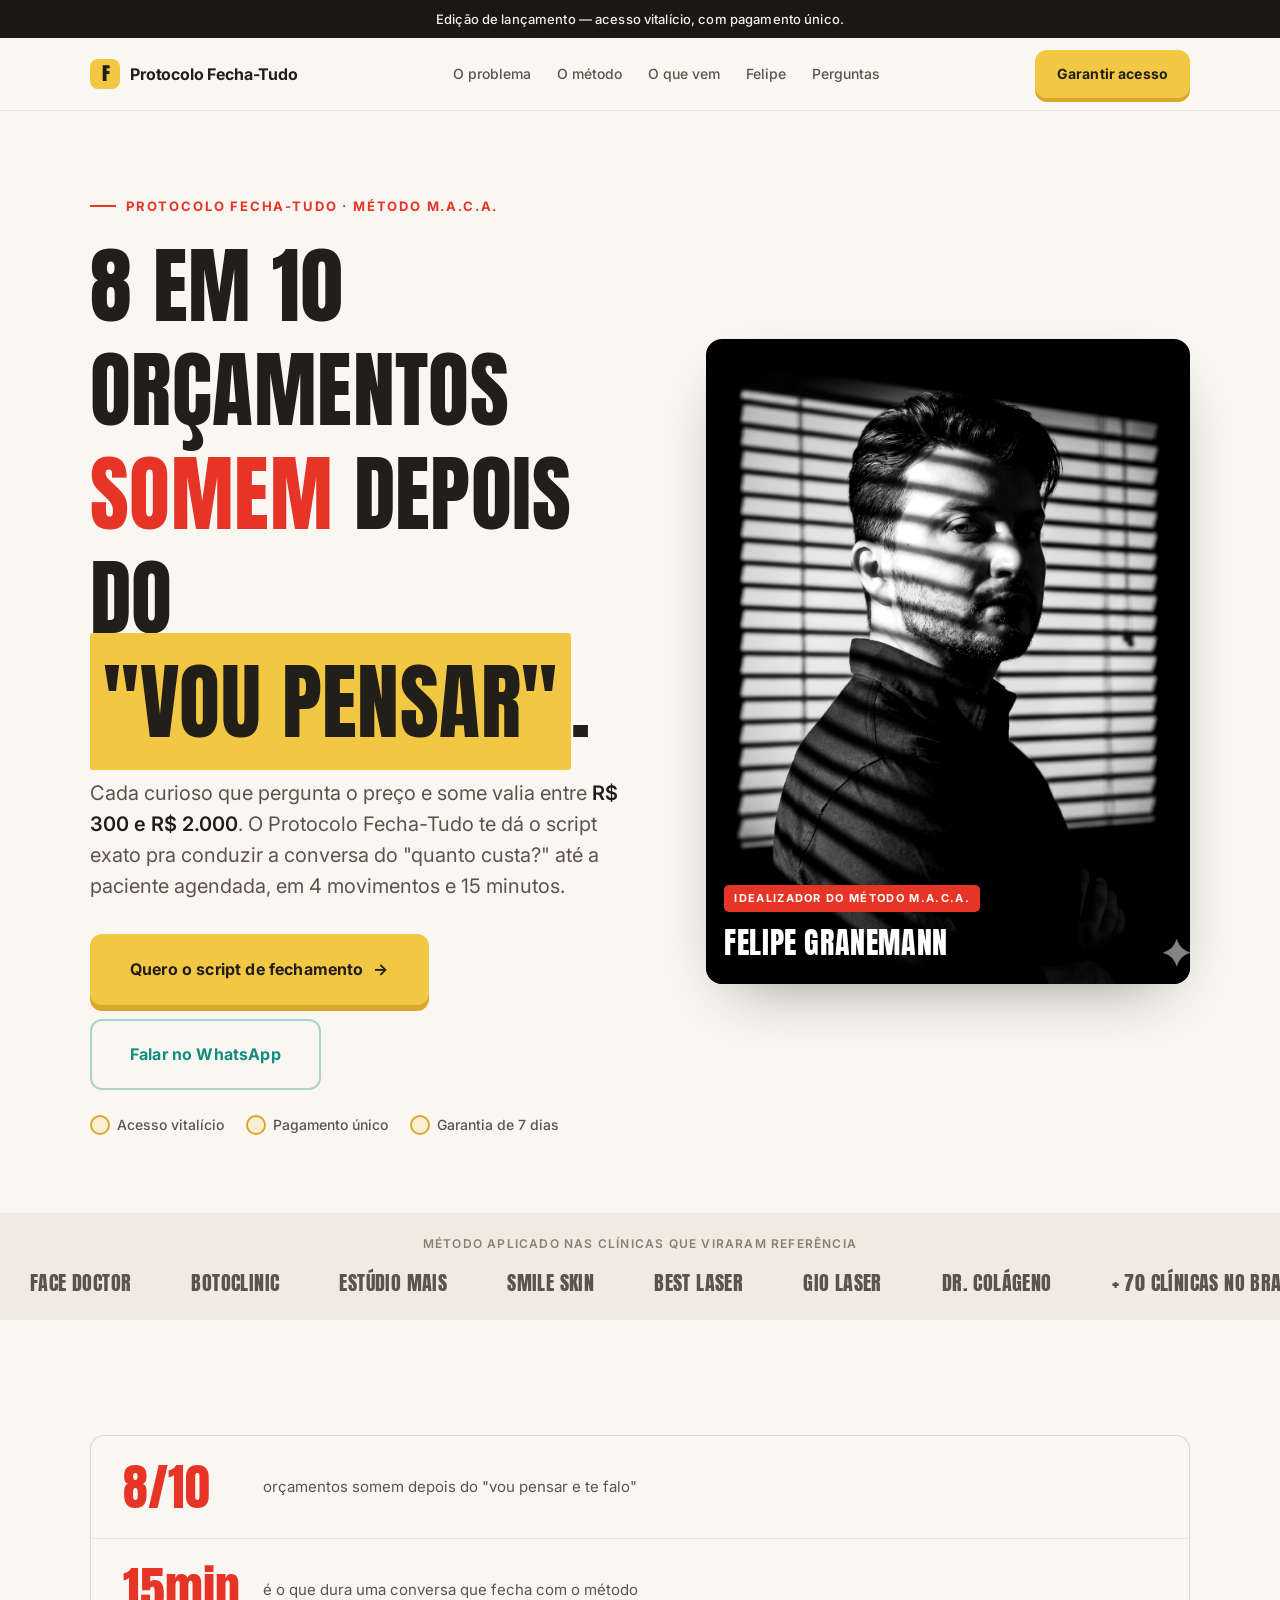
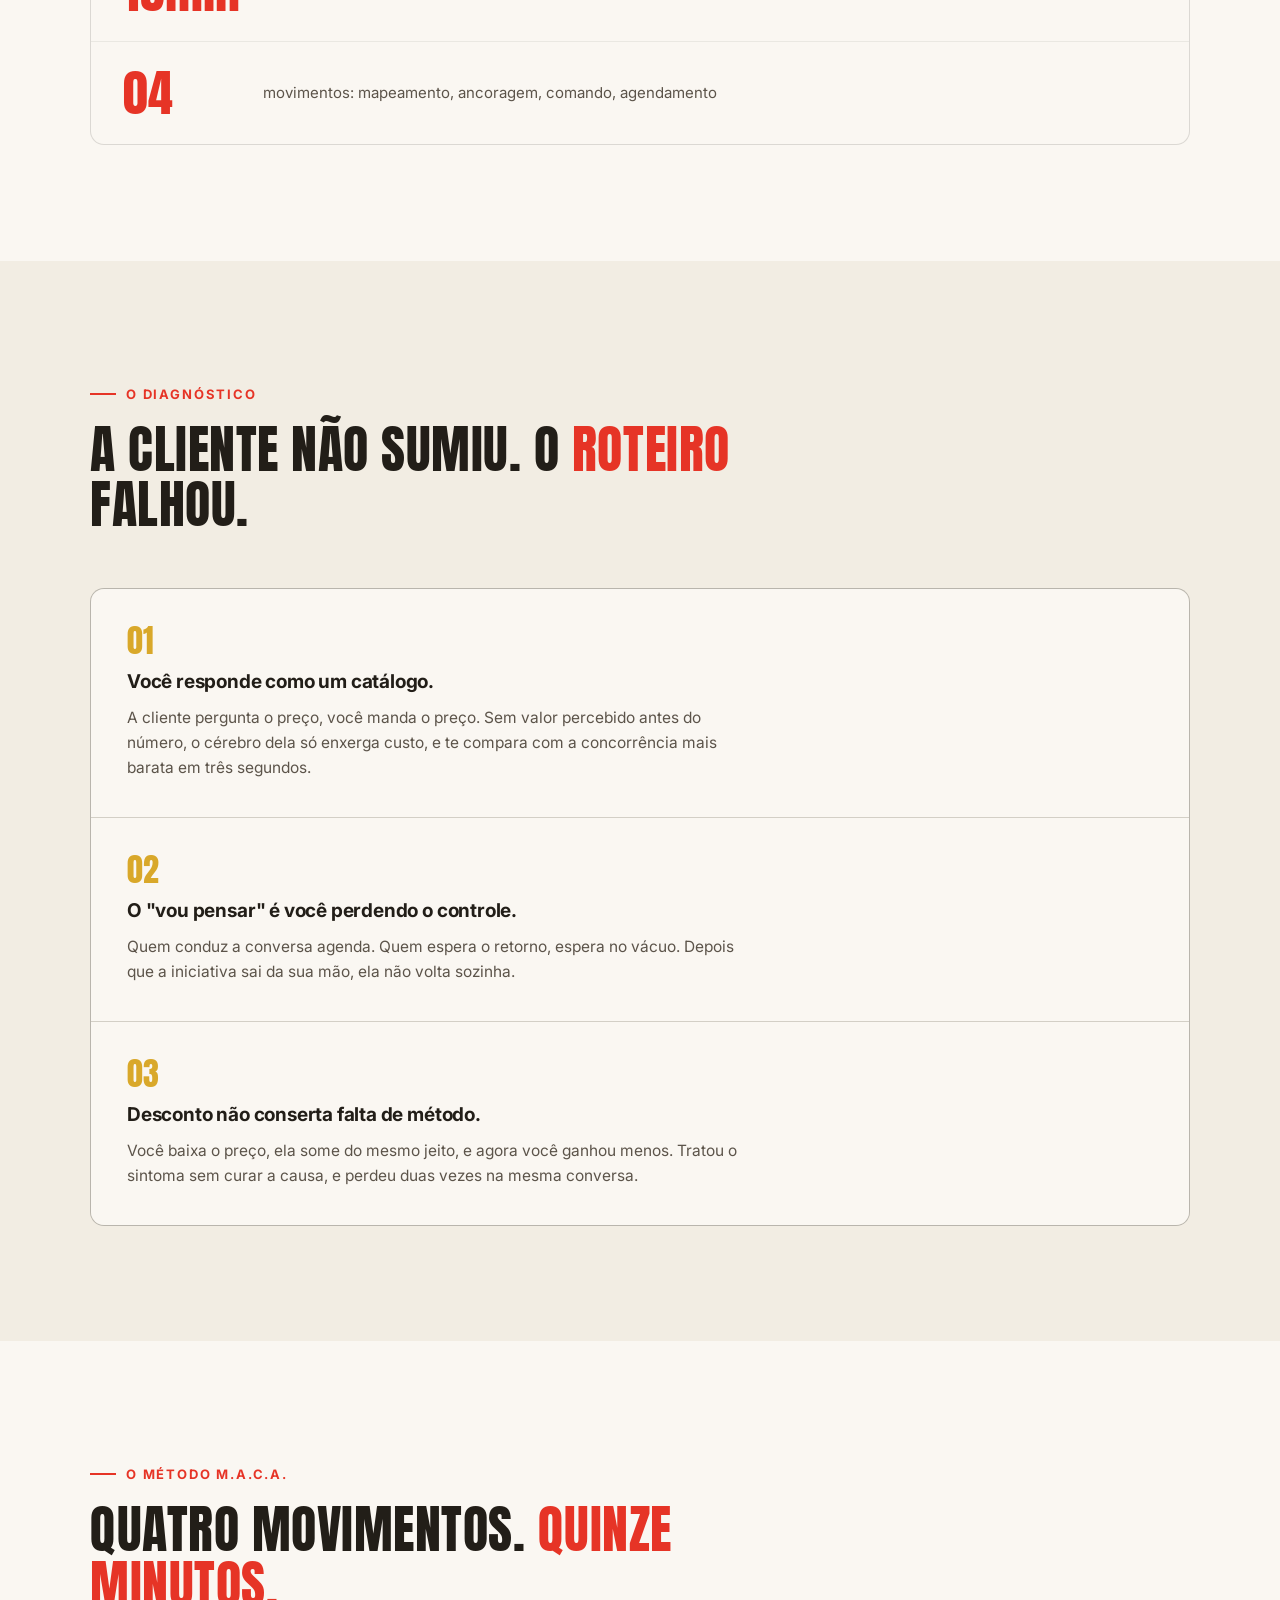
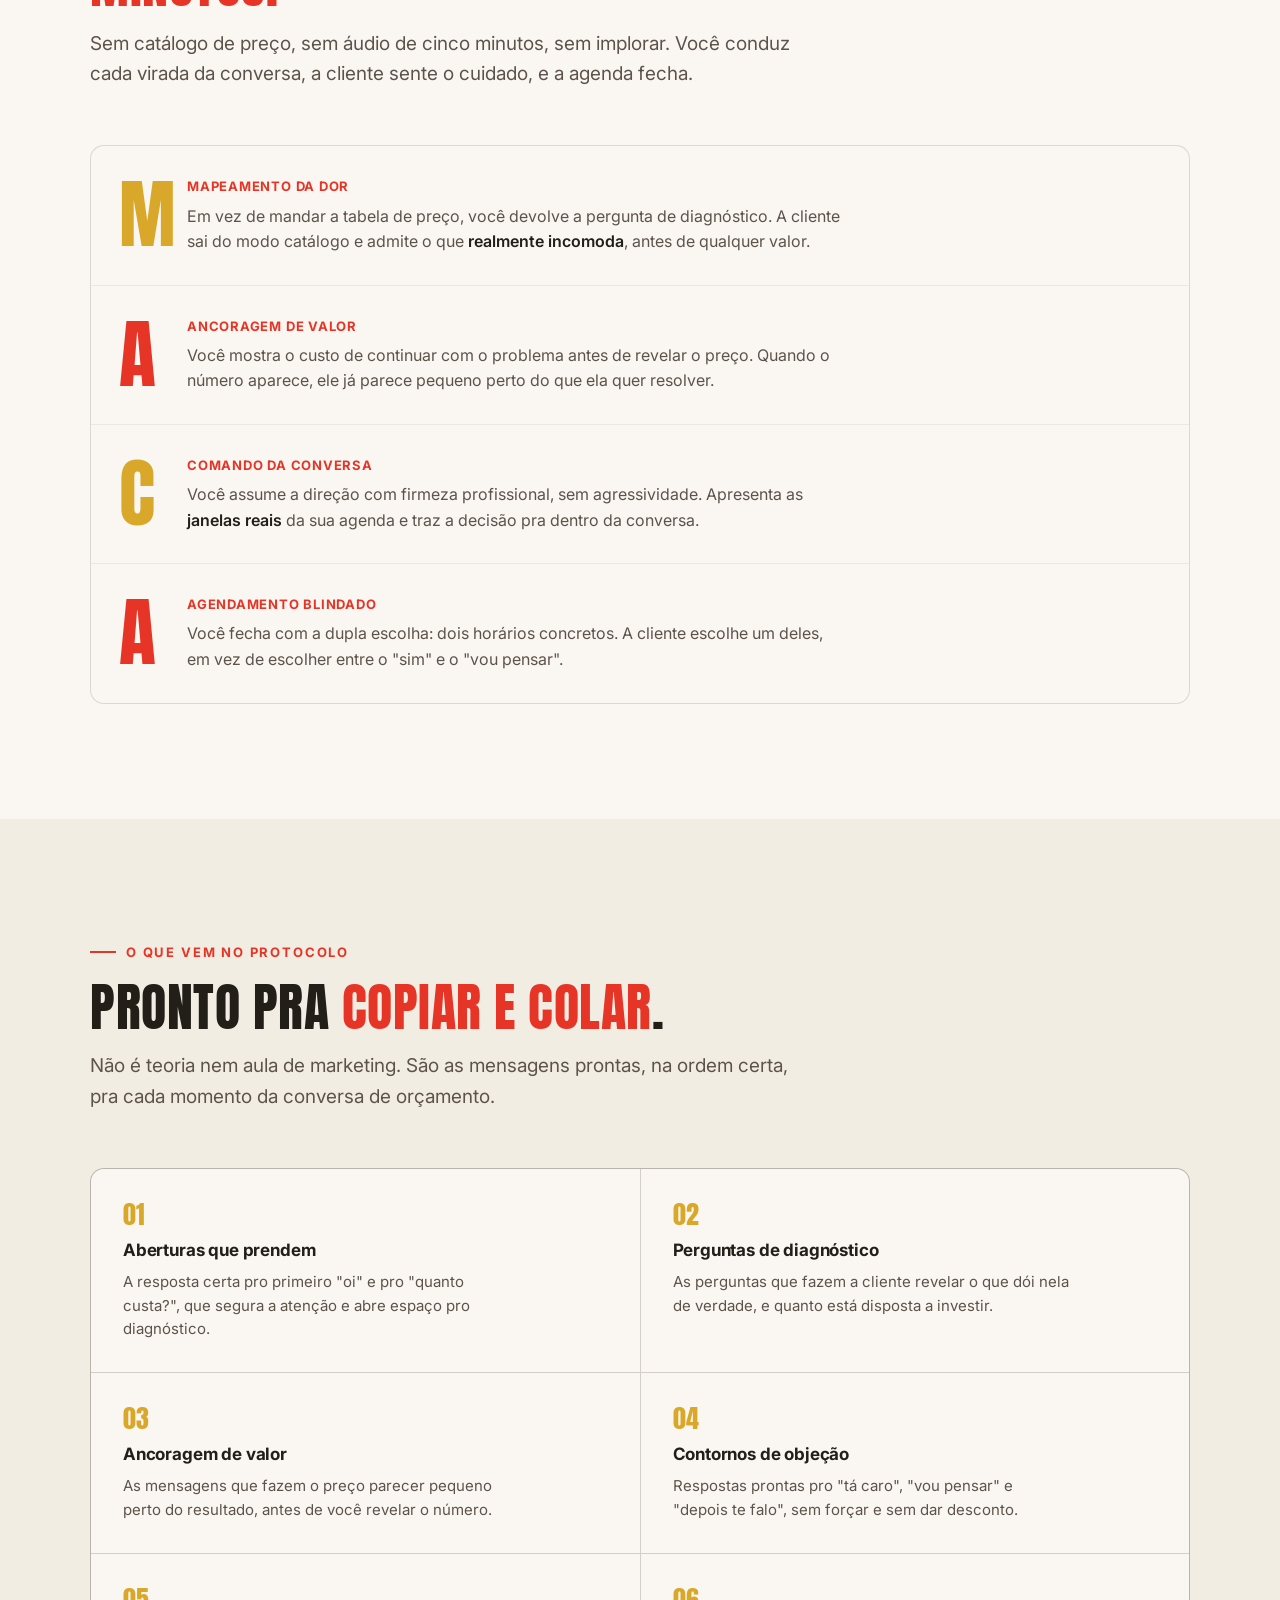
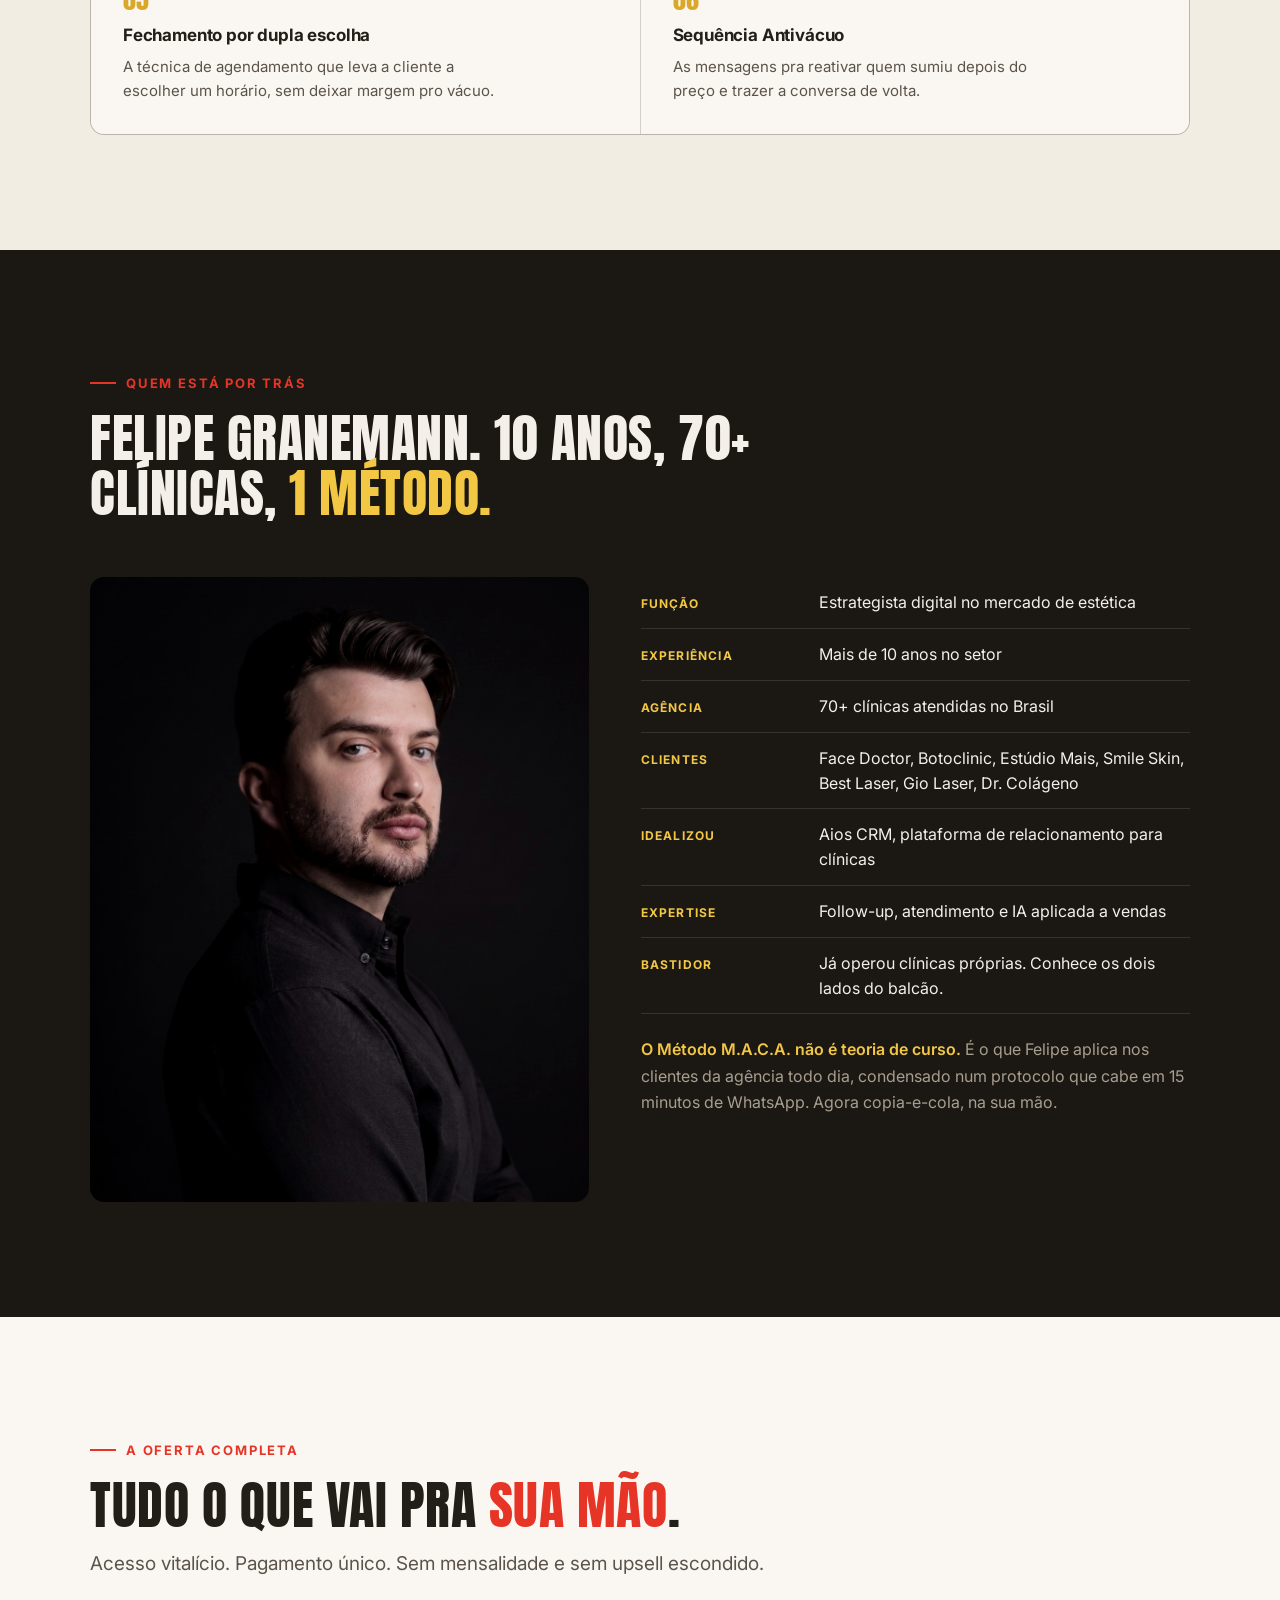
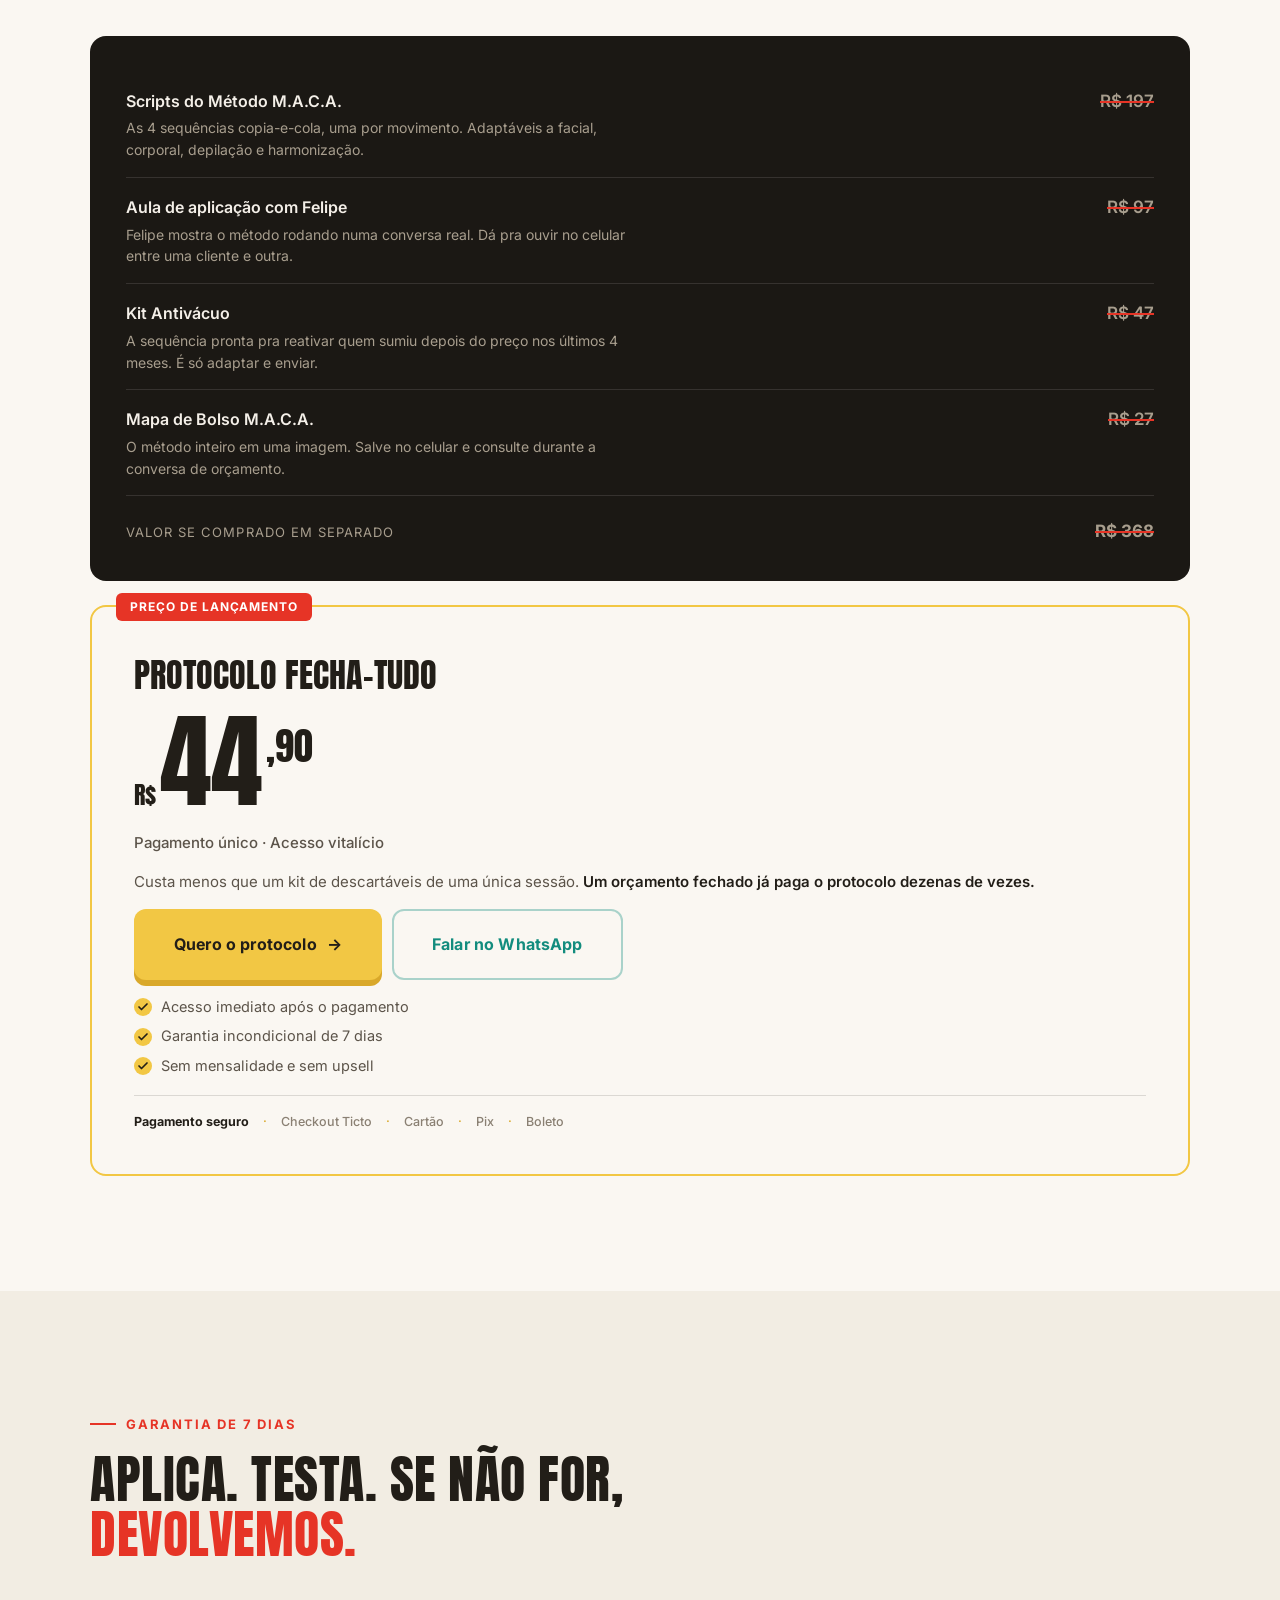
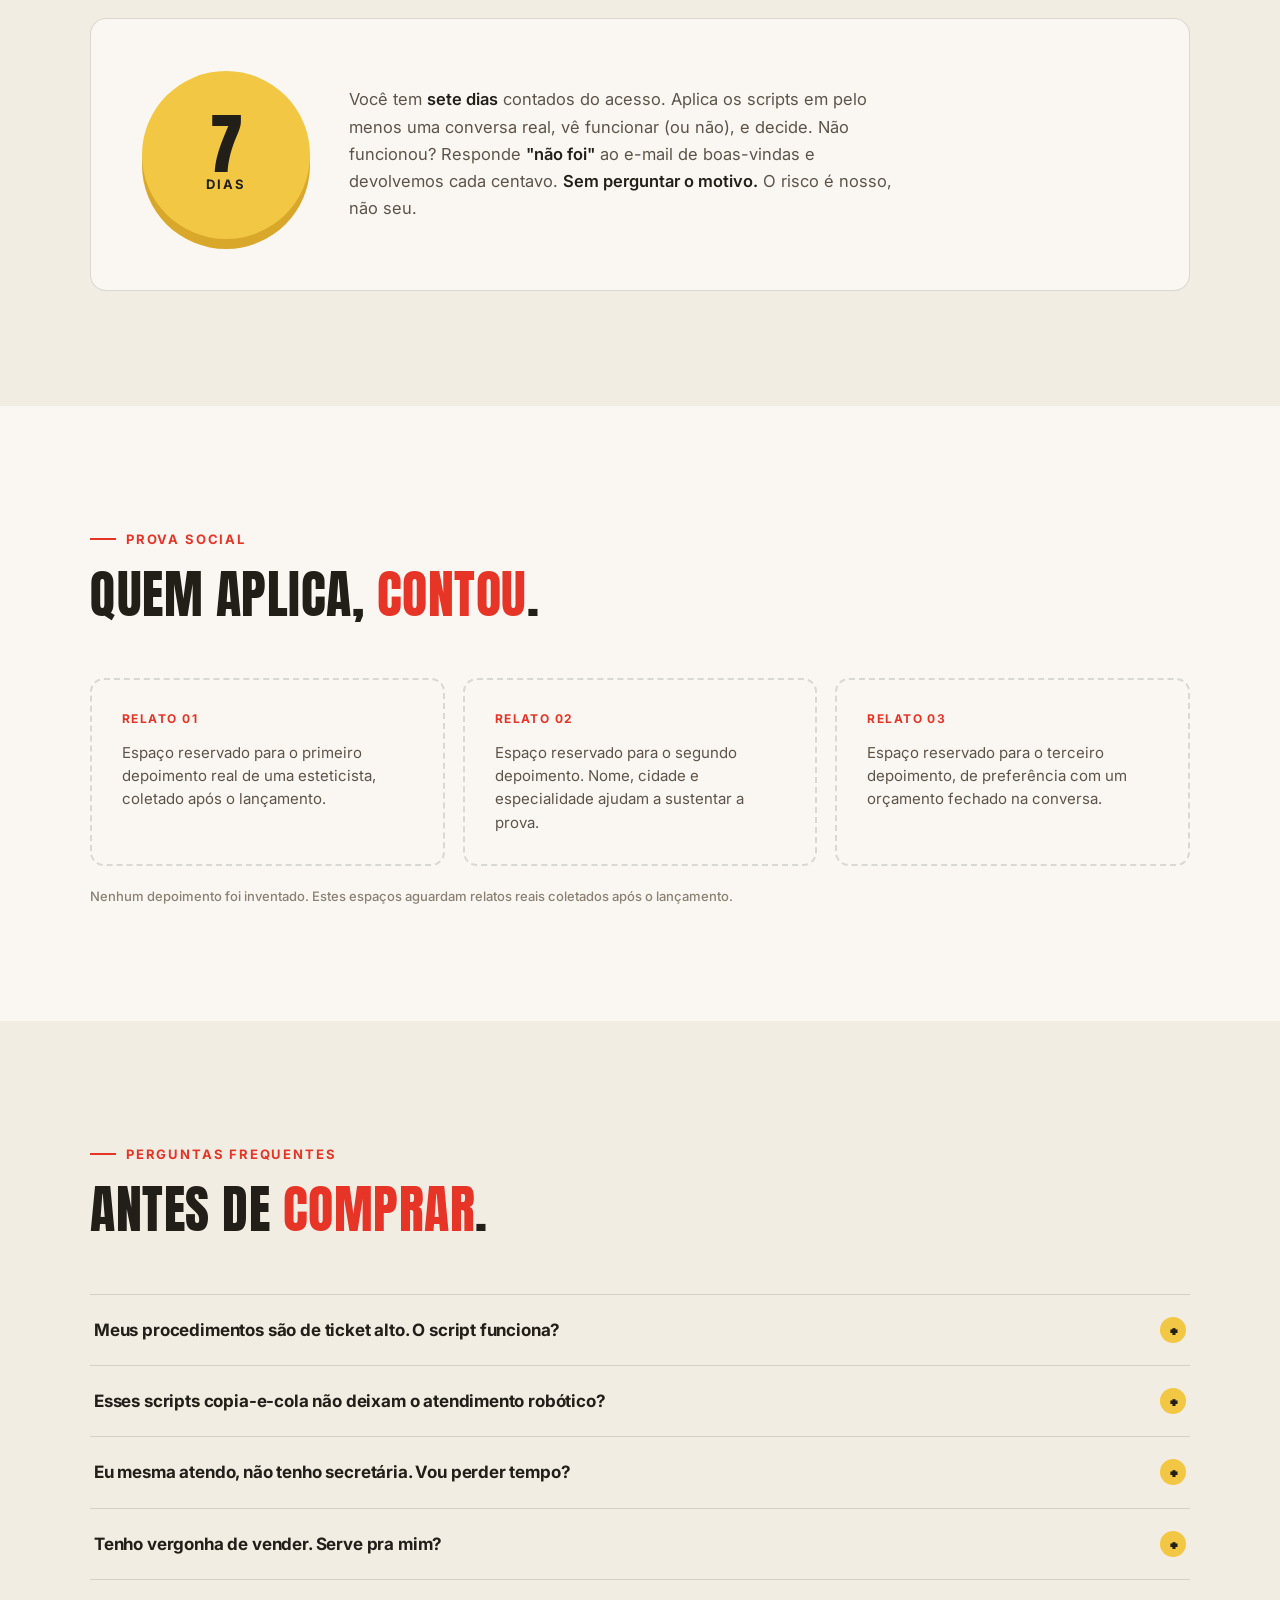
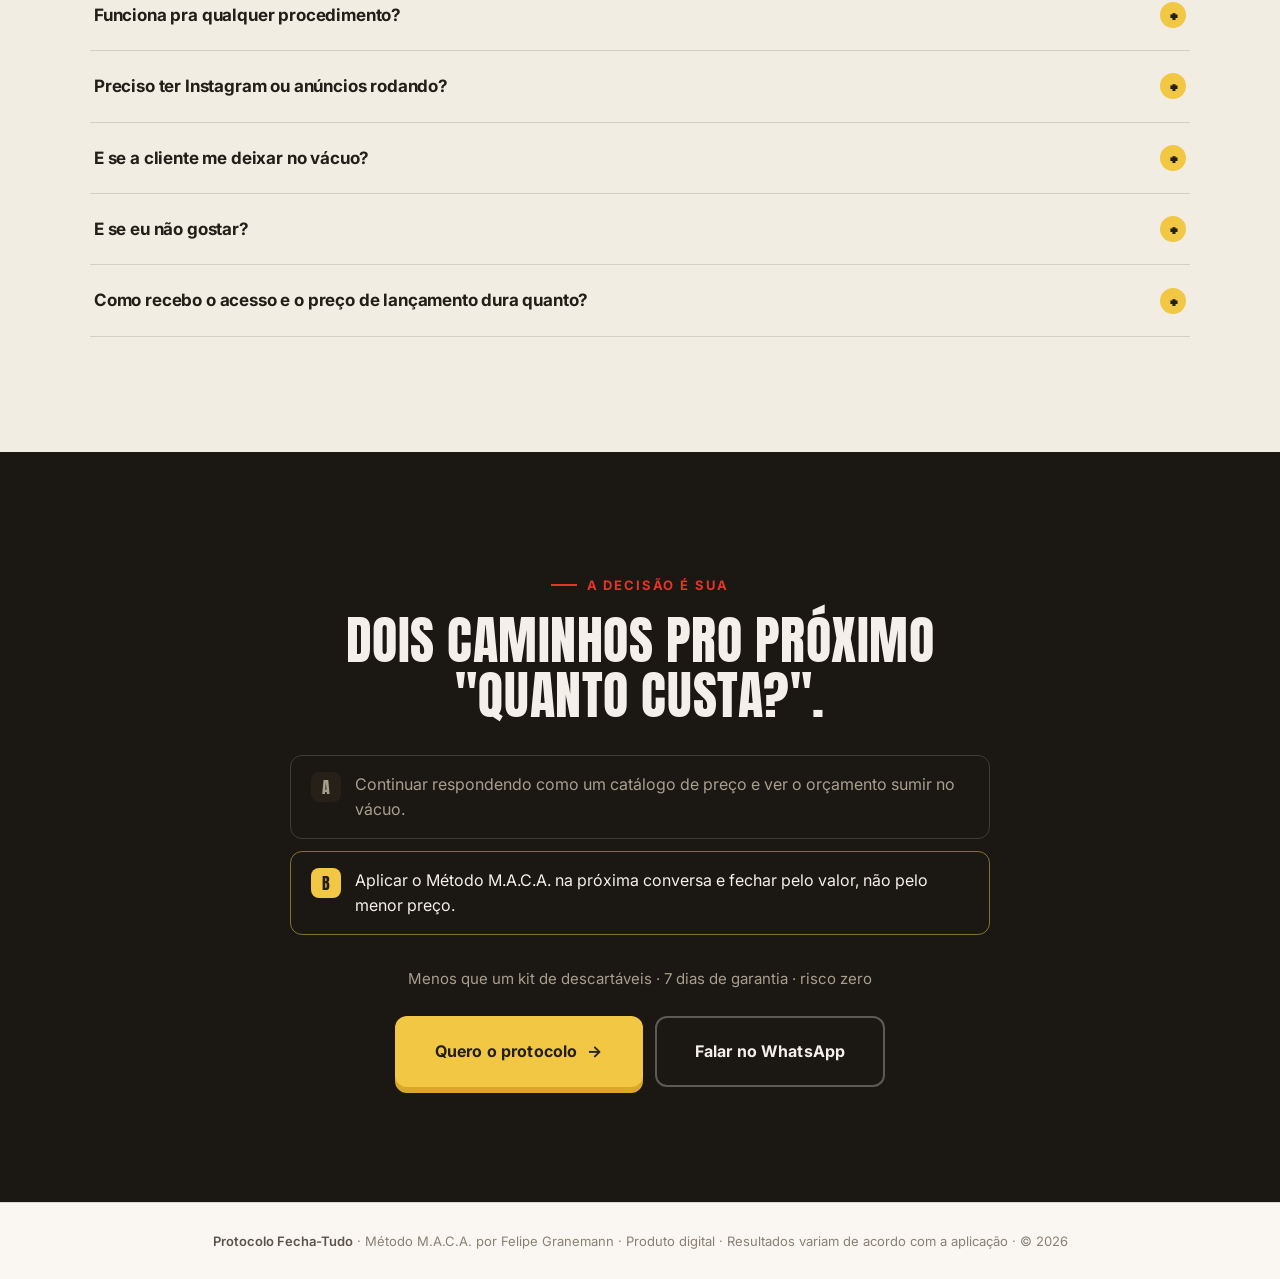
<file: pagina1/index.html>
<!doctype html>
<html lang="pt-BR">
<head>
<meta charset="utf-8" />
<meta name="viewport" content="width=device-width, initial-scale=1, viewport-fit=cover" />
<meta name="theme-color" content="#FAF7F2" />
<title>Protocolo Fecha-Tudo · O script de 15 minutos para fechar pelo WhatsApp</title>
<meta name="description" content="Cansada de perder 8 em 10 orçamentos no 'vou pensar'? O Método M.A.C.A. transforma quem só quer saber o preço em paciente de ticket alto, em 15 minutos de conversa. R$ 44,90, pagamento único." />
<meta property="og:title" content="Protocolo Fecha-Tudo · Método M.A.C.A." />
<meta property="og:description" content="O script que para de perder o orçamento que já chegou no seu WhatsApp. 4 movimentos. 15 minutos." />
<meta property="og:type" content="product" />
<link rel="icon" href="data:image/svg+xml,%3Csvg xmlns='http://www.w3.org/2000/svg' viewBox='0 0 100 100'%3E%3Crect width='100' height='100' rx='20' fill='%23F2C744'/%3E%3Ctext x='50' y='70' font-family='Arial,sans-serif' font-size='62' font-weight='900' text-anchor='middle' fill='%23221E18'%3EF%3C/text%3E%3C/svg%3E" />

<link rel="preconnect" href="https://fonts.googleapis.com" />
<link rel="preconnect" href="https://fonts.gstatic.com" crossorigin />
<link rel="preload" as="style" href="https://fonts.googleapis.com/css2?family=Anton&family=Inter:wght@400;500;600;700;800&display=swap" />
<link rel="stylesheet" href="https://fonts.googleapis.com/css2?family=Anton&family=Inter:wght@400;500;600;700;800&display=swap" />

<style>
/* ============================================================
   PROTOCOLO FECHA-TUDO · PAGINA A
   Info-produto cinematografico · light, quente, premium
   ============================================================ */

:root {
  --bg: #FAF7F2;
  --bg-warm: #F2EDE3;
  --bg-3: #EDE6D9;

  --ink: #221E18;
  --ink-soft: #5C544A;
  --ink-faint: #8A8073;

  --alert: #E63426;
  --alert-deep: #A4231A;
  --alert-soft: rgba(230, 52, 38, 0.08);

  --accent: #F2C744;
  --accent-deep: #D9A82A;
  --accent-soft: rgba(242, 199, 68, 0.18);

  --surface-dark: #1B1814;
  --surface-dark-2: #262019;
  --surface-dark-ink: #F4EFE8;
  --surface-dark-mute: #A89E8E;

  --whatsapp: #128C7E;
  --whatsapp-bright: #25D366;

  --logo-bar: #EFEAE2;

  --rule: rgba(34, 30, 24, 0.14);
  --rule-soft: rgba(34, 30, 24, 0.07);

  --ease-out: cubic-bezier(0.23, 1, 0.32, 1);
  --container: 1180px;
}

* { box-sizing: border-box; margin: 0; padding: 0; }
*::selection { background: var(--accent); color: var(--ink); }

html { scroll-behavior: smooth; -webkit-text-size-adjust: 100%; background: var(--bg); }
body {
  background: var(--bg);
  color: var(--ink);
  font-family: 'Inter', system-ui, -apple-system, sans-serif;
  font-size: 17px;
  line-height: 1.55;
  font-weight: 400;
  -webkit-font-smoothing: antialiased;
  text-rendering: optimizeLegibility;
  overflow-x: hidden;
}

img, svg { display: block; max-width: 100%; }
a { color: inherit; text-decoration: none; }
button { font: inherit; color: inherit; cursor: pointer; background: none; border: 0; }

:focus-visible { outline: 2px solid var(--alert); outline-offset: 3px; }

.sr-only { position: absolute; width: 1px; height: 1px; padding: 0; margin: -1px; overflow: hidden; clip: rect(0,0,0,0); white-space: nowrap; border: 0; }
.skip-link { position: absolute; left: -9999px; top: 0; background: var(--ink); color: var(--bg); padding: 12px 20px; z-index: 200; font-weight: 600; }
.skip-link:focus { left: 12px; top: 12px; }

.container {
  width: 100%;
  max-width: var(--container);
  margin-inline: auto;
  padding-inline: clamp(20px, 4vw, 40px);
}

/* ============== ANNOUNCE BAR ============== */

.announce {
  background: var(--surface-dark);
  color: var(--surface-dark-ink);
  text-align: center;
  font-size: 13px;
  font-weight: 500;
  padding: 9px 16px;
  letter-spacing: 0.01em;
}
.announce strong { color: var(--accent); font-weight: 700; }

/* ============== TOPBAR ============== */

.topbar {
  position: sticky;
  top: 0;
  z-index: 50;
  background: rgba(250, 247, 242, 0.92);
  backdrop-filter: blur(10px);
  -webkit-backdrop-filter: blur(10px);
  border-bottom: 1px solid var(--rule-soft);
}
.topbar__row {
  display: flex;
  align-items: center;
  justify-content: space-between;
  padding-block: 12px;
  gap: 16px;
}
.brand {
  display: inline-flex;
  align-items: center;
  gap: 10px;
  font-weight: 700;
  font-size: 16px;
  letter-spacing: -0.01em;
  color: var(--ink);
}
.brand__mark {
  display: grid;
  place-items: center;
  width: 30px;
  height: 30px;
  border-radius: 8px;
  background: var(--accent);
  color: var(--ink);
  font-family: 'Anton', sans-serif;
  font-size: 18px;
  line-height: 1;
}

.topbar__nav {
  display: none;
  align-items: center;
  gap: 2px;
  margin-inline: auto;
}
@media (min-width: 880px) { .topbar__nav { display: inline-flex; } }
.topbar__nav a {
  font-size: 14px;
  font-weight: 500;
  color: var(--ink-soft);
  padding: 8px 12px;
  border-radius: 6px;
  transition: color 200ms var(--ease-out), background 200ms var(--ease-out);
}
.topbar__nav a:hover { color: var(--ink); background: var(--bg-warm); }

/* ============== BUTTONS ============== */

.btn {
  display: inline-flex;
  align-items: center;
  justify-content: center;
  gap: 10px;
  padding: 16px 28px;
  font-family: 'Inter', sans-serif;
  font-weight: 700;
  font-size: 15px;
  letter-spacing: 0.01em;
  border-radius: 12px;
  border: 2px solid transparent;
  background: transparent;
  color: var(--ink);
  cursor: pointer;
  transition: transform 200ms var(--ease-out), box-shadow 200ms var(--ease-out), background 200ms var(--ease-out), color 200ms var(--ease-out), border-color 200ms var(--ease-out);
  white-space: nowrap;
}
.btn--xl { padding: 21px 38px; font-size: 16px; }
.btn__arrow { transition: transform 200ms var(--ease-out); }
.btn:hover .btn__arrow { transform: translateX(4px); }

.btn--primary {
  background: var(--accent);
  color: var(--ink);
  box-shadow: 0 6px 0 var(--accent-deep);
}
.btn--primary:hover { background: var(--accent-deep); transform: translateY(-2px); box-shadow: 0 8px 0 #b88c1f; }
.btn--primary:active { transform: translateY(4px); box-shadow: 0 2px 0 var(--accent-deep); }
.topbar .btn--primary { box-shadow: 0 4px 0 var(--accent-deep); padding: 11px 20px; font-size: 14px; }
.topbar .btn--primary:active { transform: translateY(2px); box-shadow: 0 2px 0 var(--accent-deep); }

.btn--whatsapp {
  background: transparent;
  color: var(--whatsapp);
  border-color: rgba(18, 140, 126, 0.35);
}
.btn--whatsapp:hover { border-color: var(--whatsapp); background: rgba(18, 140, 126, 0.07); }

.btn--dark { background: var(--ink); color: var(--bg); }
.btn--dark:hover { background: #000; }

.btn--light-ghost { color: var(--surface-dark-ink); border-color: rgba(244, 239, 232, 0.3); }
.btn--light-ghost:hover { border-color: var(--surface-dark-ink); background: rgba(244, 239, 232, 0.07); }

/* ============== TYPOGRAPHY ============== */

.eyebrow {
  font-size: 13px;
  font-weight: 700;
  letter-spacing: 0.14em;
  text-transform: uppercase;
  color: var(--alert);
  display: inline-flex;
  align-items: center;
  gap: 10px;
  margin-bottom: 18px;
}
.eyebrow::before { content: ""; width: 26px; height: 2px; background: var(--alert); display: inline-block; }

.display {
  font-family: 'Anton', sans-serif;
  font-weight: 400;
  font-size: clamp(40px, 7vw, 84px);
  line-height: 1.24;
  letter-spacing: 0.005em;
  text-transform: uppercase;
  color: var(--ink);
}
.display em { font-style: normal; color: var(--alert); }
.display mark {
  background: var(--accent);
  color: var(--ink);
  padding: 0.06em 0.16em;
  border-radius: 3px;
  white-space: nowrap;
}

.h2 {
  font-family: 'Anton', sans-serif;
  font-weight: 400;
  font-size: clamp(30px, 4.4vw, 52px);
  line-height: 1.06;
  letter-spacing: 0.01em;
  text-transform: uppercase;
  color: var(--ink);
}
.h2 em { font-style: normal; color: var(--alert); }
.h2--light { color: var(--surface-dark-ink); }
.h2--light em { color: var(--accent); }

.lede {
  font-size: clamp(17px, 1.5vw, 19px);
  line-height: 1.6;
  color: var(--ink-soft);
  max-width: 60ch;
}
.lede strong { color: var(--ink); font-weight: 600; }

/* ============== SECTIONS ============== */

.section { padding-block: clamp(64px, 9vw, 130px); }
.section--warm { background: var(--bg-warm); }
.section--dark { background: var(--surface-dark); color: var(--surface-dark-ink); }
.section__head { max-width: 720px; margin-bottom: clamp(36px, 4.5vw, 56px); }

/* ============== HERO ============== */

.hero { padding-block: clamp(44px, 6vw, 84px); }
.hero__grid {
  display: grid;
  grid-template-columns: 1fr;
  gap: clamp(36px, 5vw, 60px);
  align-items: center;
}
@media (min-width: 940px) { .hero__grid { grid-template-columns: 1.15fr 1fr; } }

.hero__sub {
  margin-top: 24px;
  font-size: clamp(17px, 1.6vw, 20px);
  line-height: 1.55;
  color: var(--ink-soft);
  max-width: 52ch;
}
.hero__sub strong { color: var(--ink); font-weight: 600; }

.hero__cta-row { display: flex; flex-wrap: wrap; gap: 14px; margin-top: 32px; }

.hero__meta {
  display: flex;
  flex-wrap: wrap;
  gap: 8px 22px;
  margin-top: 24px;
  font-size: 14px;
  font-weight: 500;
  color: var(--ink-soft);
}
.hero__meta span { display: inline-flex; align-items: center; gap: 7px; }
.hero__meta span::before {
  content: "";
  width: 16px; height: 16px;
  border-radius: 50%;
  background: var(--accent-soft);
  border: 2px solid var(--accent-deep);
  display: inline-block;
}

.hero__photo {
  position: relative;
  aspect-ratio: 3 / 4;
  border-radius: 16px;
  overflow: hidden;
  background: var(--bg-3);
  box-shadow: 0 24px 60px -28px rgba(34, 30, 24, 0.5);
}
.hero__photo img {
  width: 100%; height: 100%;
  object-fit: cover;
  filter: grayscale(0.35) contrast(1.05) brightness(1.02);
}
.hero__photo::before {
  content: "";
  position: absolute; inset: 0;
  background: linear-gradient(180deg, rgba(34,30,24,0) 45%, rgba(34,30,24,0.62) 100%);
}
.hero__photo-tag {
  position: absolute;
  left: 18px; bottom: 18px; right: 18px;
}
.hero__photo-tag-role {
  display: inline-block;
  background: var(--alert);
  color: #fff;
  font-size: 11px;
  font-weight: 700;
  letter-spacing: 0.12em;
  text-transform: uppercase;
  padding: 5px 10px;
  border-radius: 5px;
  margin-bottom: 8px;
}
.hero__photo-tag-name {
  font-family: 'Anton', sans-serif;
  font-size: clamp(22px, 3vw, 30px);
  text-transform: uppercase;
  color: #fff;
  letter-spacing: 0.02em;
}

/* ============== LOGO BAR ============== */

.logobar { background: var(--logo-bar); padding-block: 22px; overflow: hidden; }
.logobar__label {
  text-align: center;
  font-size: 12px;
  font-weight: 600;
  letter-spacing: 0.1em;
  text-transform: uppercase;
  color: var(--ink-faint);
  margin-bottom: 14px;
}
.logobar__track {
  display: flex;
  gap: 0;
  white-space: nowrap;
  width: max-content;
  animation: marquee 40s linear infinite;
}
.logobar__item {
  padding-inline: 30px;
  font-family: 'Anton', sans-serif;
  font-size: 20px;
  text-transform: uppercase;
  letter-spacing: 0.02em;
  color: var(--ink-soft);
  flex-shrink: 0;
}
@keyframes marquee {
  from { transform: translateX(0); }
  to { transform: translateX(-50%); }
}

/* ============== STATS ============== */

.stats__list {
  display: flex;
  flex-direction: column;
  border: 1px solid var(--rule);
  border-radius: 14px;
  overflow: hidden;
  background: var(--bg);
}
.stats__row {
  display: grid;
  grid-template-columns: 120px 1fr;
  gap: 20px;
  align-items: center;
  padding: clamp(18px, 2.4vw, 26px) clamp(20px, 3vw, 32px);
  border-bottom: 1px solid var(--rule-soft);
}
.stats__row:last-child { border-bottom: 0; }
.stats__num {
  font-family: 'Anton', sans-serif;
  font-size: clamp(34px, 4.6vw, 50px);
  line-height: 1;
  color: var(--alert);
}
.stats__lbl { font-size: 15px; color: var(--ink-soft); line-height: 1.45; }

/* ============== DIAGNOSIS ============== */

.diagnosis__list {
  display: grid;
  grid-template-columns: 1fr;
  gap: 1px;
  background: var(--rule);
  border: 1px solid var(--rule);
  border-radius: 14px;
  overflow: hidden;
}
.diagnosis__item {
  background: var(--bg);
  padding: clamp(24px, 3vw, 36px);
  display: grid;
  gap: 10px;
}
.diagnosis__id {
  font-family: 'Anton', sans-serif;
  font-size: 32px;
  color: var(--accent-deep);
  line-height: 1;
}
.diagnosis__head { font-size: 19px; font-weight: 700; color: var(--ink); letter-spacing: -0.01em; }
.diagnosis__body { font-size: 15.5px; line-height: 1.6; color: var(--ink-soft); max-width: 62ch; }

/* ============== PROTOCOL / MACA ============== */

.protocol__list {
  display: flex;
  flex-direction: column;
  border: 1px solid var(--rule);
  border-radius: 14px;
  overflow: hidden;
  background: var(--bg);
}
.protocol__step {
  display: grid;
  grid-template-columns: 92px 1fr;
  border-bottom: 1px solid var(--rule-soft);
  transition: background 220ms var(--ease-out);
}
.protocol__step:last-child { border-bottom: 0; }
.protocol__step:hover { background: var(--bg-warm); }
.protocol__letter {
  font-family: 'Anton', sans-serif;
  font-size: clamp(48px, 6vw, 76px);
  line-height: 1;
  color: var(--accent-deep);
  padding: clamp(20px, 2.6vw, 30px) 0 clamp(20px, 2.6vw, 30px) clamp(20px, 2.6vw, 28px);
}
.protocol__step:nth-child(2) .protocol__letter,
.protocol__step:nth-child(4) .protocol__letter { color: var(--alert); }
.protocol__content {
  padding: clamp(20px, 2.6vw, 30px) clamp(20px, 3vw, 32px) clamp(20px, 2.6vw, 30px) 4px;
  display: grid;
  gap: 7px;
}
.protocol__name {
  font-size: 13px;
  font-weight: 700;
  letter-spacing: 0.06em;
  text-transform: uppercase;
  color: var(--alert);
}
.protocol__desc { font-size: 16px; line-height: 1.6; color: var(--ink-soft); max-width: 66ch; }
.protocol__desc strong { color: var(--ink); font-weight: 600; }

/* ============== FEATURES ============== */

.features__grid {
  display: grid;
  grid-template-columns: 1fr;
  gap: 1px;
  background: var(--rule);
  border: 1px solid var(--rule);
  border-radius: 14px;
  overflow: hidden;
}
@media (min-width: 680px) { .features__grid { grid-template-columns: 1fr 1fr; } }
.features__cell {
  background: var(--bg);
  padding: clamp(22px, 2.8vw, 32px);
  transition: background 220ms var(--ease-out);
}
.features__cell:hover { background: var(--accent-soft); }
.features__num {
  font-family: 'Anton', sans-serif;
  font-size: 26px;
  color: var(--accent-deep);
  line-height: 1;
  margin-bottom: 10px;
}
.features__name { font-size: 17px; font-weight: 700; color: var(--ink); margin-bottom: 7px; letter-spacing: -0.01em; }
.features__desc { font-size: 15px; line-height: 1.55; color: var(--ink-soft); max-width: 44ch; }

/* ============== FELIPE / DARK ============== */

.felipe__grid {
  display: grid;
  grid-template-columns: 1fr;
  gap: clamp(32px, 4vw, 56px);
  align-items: start;
}
@media (min-width: 920px) { .felipe__grid { grid-template-columns: 1fr 1.1fr; } }

.felipe__photo {
  position: relative;
  aspect-ratio: 4 / 5;
  border-radius: 14px;
  overflow: hidden;
  background: var(--surface-dark-2);
}
.felipe__photo img { width: 100%; height: 100%; object-fit: cover; filter: grayscale(0.3) contrast(1.05); }

.felipe__data { display: flex; flex-direction: column; }
.felipe__row {
  display: grid;
  grid-template-columns: 1fr;
  gap: 3px;
  padding-block: 13px;
  border-bottom: 1px solid rgba(244, 239, 232, 0.12);
}
@media (min-width: 560px) {
  .felipe__row { grid-template-columns: 160px 1fr; gap: 18px; align-items: baseline; }
}
.felipe__key {
  font-size: 12px;
  font-weight: 700;
  letter-spacing: 0.1em;
  text-transform: uppercase;
  color: var(--accent);
}
.felipe__val { color: var(--surface-dark-ink); font-size: 16px; }
.felipe__note {
  margin-top: 22px;
  font-size: 16px;
  line-height: 1.65;
  color: var(--surface-dark-mute);
  max-width: 58ch;
}
.felipe__note strong { color: var(--accent); font-weight: 600; }

/* ============== OFERTA ============== */

.offer__stack {
  background: var(--surface-dark);
  border-radius: 16px;
  padding: clamp(22px, 3vw, 36px);
  color: var(--surface-dark-ink);
}
.offer__row {
  display: grid;
  grid-template-columns: 1fr auto;
  gap: 16px;
  padding-block: 16px;
  border-bottom: 1px solid rgba(244, 239, 232, 0.12);
  align-items: baseline;
}
.offer__row-name { font-weight: 600; font-size: 16px; }
.offer__row-name span {
  display: block;
  font-weight: 400;
  font-size: 14px;
  color: var(--surface-dark-mute);
  margin-top: 4px;
  max-width: 56ch;
}
.offer__row-price {
  font-weight: 600;
  color: var(--surface-dark-mute);
  text-decoration: line-through;
  text-decoration-color: var(--alert);
  text-decoration-thickness: 2px;
  white-space: nowrap;
}
.offer__sum {
  display: grid;
  grid-template-columns: 1fr auto;
  gap: 16px;
  padding-top: 18px;
  margin-top: 4px;
  align-items: baseline;
}
.offer__sum-lbl { font-size: 13px; letter-spacing: 0.08em; text-transform: uppercase; color: var(--surface-dark-mute); }
.offer__sum-val {
  font-weight: 700;
  color: var(--surface-dark-mute);
  text-decoration: line-through;
  text-decoration-color: var(--alert);
  text-decoration-thickness: 2px;
}

.offer__final {
  margin-top: 24px;
  background: var(--bg);
  border: 2px solid var(--accent);
  border-radius: 16px;
  padding: clamp(26px, 3.4vw, 42px);
  display: grid;
  gap: 16px;
  position: relative;
}
.offer__final-flag {
  position: absolute;
  top: -14px; left: 24px;
  background: var(--alert);
  color: #fff;
  font-size: 12px;
  font-weight: 700;
  letter-spacing: 0.08em;
  text-transform: uppercase;
  padding: 5px 14px;
  border-radius: 6px;
}
.offer__final-name {
  font-family: 'Anton', sans-serif;
  font-size: clamp(24px, 3vw, 34px);
  text-transform: uppercase;
  color: var(--ink);
}
.offer__final-price { display: flex; align-items: baseline; gap: 4px; color: var(--ink); }
.offer__final-currency { font-family: 'Anton', sans-serif; font-size: 24px; }
.offer__final-num { font-family: 'Anton', sans-serif; font-size: clamp(64px, 10vw, 104px); line-height: 0.86; }
.offer__final-cents { font-family: 'Anton', sans-serif; font-size: clamp(26px, 3.4vw, 38px); align-self: flex-start; }
.offer__final-pay { font-size: 15px; color: var(--ink-soft); font-weight: 500; }
.offer__final-justify {
  font-size: 15px;
  line-height: 1.55;
  color: var(--ink-soft);
}
.offer__final-justify strong { color: var(--ink); font-weight: 600; }
.offer__final-buttons { display: flex; flex-direction: column; gap: 10px; }
@media (min-width: 540px) { .offer__final-buttons { flex-direction: row; flex-wrap: wrap; } }
.offer__final-assurances {
  display: flex;
  flex-direction: column;
  gap: 7px;
  font-size: 14.5px;
  color: var(--ink-soft);
}
.offer__final-assurances span { display: flex; align-items: center; gap: 9px; }
.offer__final-assurances span::before {
  content: "";
  flex-shrink: 0;
  width: 18px; height: 18px;
  border-radius: 50%;
  background: var(--accent);
  background-image: url("data:image/svg+xml,%3Csvg xmlns='http://www.w3.org/2000/svg' width='12' height='12' viewBox='0 0 24 24' fill='none' stroke='%23221E18' stroke-width='3.4' stroke-linecap='round' stroke-linejoin='round'%3E%3Cpolyline points='20 6 9 17 4 12'/%3E%3C/svg%3E");
  background-repeat: no-repeat;
  background-position: center;
}
.offer__secure {
  margin-top: 2px;
  padding-top: 16px;
  border-top: 1px solid var(--rule);
  font-size: 12.5px;
  font-weight: 500;
  color: var(--ink-faint);
  display: flex;
  flex-wrap: wrap;
  gap: 6px 14px;
  align-items: center;
}
.offer__secure strong { color: var(--ink); font-weight: 700; }
.offer__secure span:not(:last-child)::after { content: "·"; color: var(--accent-deep); margin-left: 14px; }

/* ============== GUARANTEE ============== */

.guarantee__box {
  display: grid;
  grid-template-columns: 1fr;
  gap: clamp(24px, 3vw, 44px);
  align-items: center;
  background: var(--bg);
  border: 1px solid var(--rule);
  border-radius: 16px;
  padding: clamp(28px, 4vw, 52px);
}
@media (min-width: 680px) { .guarantee__box { grid-template-columns: auto 1fr; } }
.guarantee__seal {
  width: clamp(124px, 16vw, 168px);
  height: clamp(124px, 16vw, 168px);
  border-radius: 50%;
  background: var(--accent);
  display: grid;
  place-items: center;
  text-align: center;
  color: var(--ink);
  box-shadow: 0 10px 0 var(--accent-deep);
}
.guarantee__seal-num { font-family: 'Anton', sans-serif; font-size: clamp(48px, 6vw, 66px); line-height: 0.9; }
.guarantee__seal-lbl { font-size: 13px; font-weight: 700; letter-spacing: 0.16em; text-transform: uppercase; }
.guarantee__txt p { font-size: 16.5px; line-height: 1.65; color: var(--ink-soft); max-width: 56ch; }
.guarantee__txt p strong { color: var(--ink); font-weight: 600; }

/* ============== PROOF ============== */

.proof__list {
  display: grid;
  grid-template-columns: 1fr;
  gap: 18px;
}
@media (min-width: 720px) { .proof__list { grid-template-columns: repeat(3, 1fr); } }
.proof__slot {
  border: 2px dashed var(--rule);
  border-radius: 14px;
  padding: clamp(22px, 2.8vw, 30px);
  background: var(--bg);
}
.proof__slot-label {
  font-size: 12px;
  font-weight: 700;
  letter-spacing: 0.12em;
  text-transform: uppercase;
  color: var(--alert);
  margin-bottom: 12px;
}
.proof__slot-text { font-size: 15px; line-height: 1.55; color: var(--ink-soft); }
.proof__note {
  margin-top: 20px;
  font-size: 13px;
  color: var(--ink-faint);
  font-weight: 500;
}

/* ============== FAQ ============== */

.faq__list {
  border-top: 1px solid var(--rule);
}
.faq__item { border-bottom: 1px solid var(--rule); }
.faq__q {
  width: 100%;
  display: flex;
  justify-content: space-between;
  align-items: center;
  gap: 16px;
  padding: 22px 4px;
  text-align: left;
  font-weight: 700;
  font-size: 17px;
  color: var(--ink);
  cursor: pointer;
  list-style: none;
  letter-spacing: -0.01em;
}
.faq__q::-webkit-details-marker { display: none; }
.faq__q:hover { color: var(--alert); }
.faq__sign {
  flex-shrink: 0;
  width: 26px; height: 26px;
  border-radius: 50%;
  background: var(--accent);
  color: var(--ink);
  display: grid;
  place-items: center;
  font-family: 'Anton', sans-serif;
  font-size: 20px;
  line-height: 1;
  transition: transform 260ms var(--ease-out);
}
.faq__item[open] .faq__sign { transform: rotate(45deg); }
.faq__a {
  padding: 0 4px 24px;
  font-size: 16px;
  line-height: 1.65;
  color: var(--ink-soft);
  max-width: 70ch;
}

/* ============== EXIT / DARK CLOSE ============== */

.exit__inner { max-width: 700px; margin-inline: auto; text-align: center; }
.exit__options {
  display: grid;
  gap: 12px;
  margin-block: 32px;
  text-align: left;
}
.exit__opt {
  display: flex;
  align-items: flex-start;
  gap: 14px;
  padding: 16px 20px;
  border-radius: 12px;
  border: 1px solid rgba(244, 239, 232, 0.16);
  font-size: 16px;
}
.exit__opt-tag {
  flex-shrink: 0;
  font-family: 'Anton', sans-serif;
  font-size: 16px;
  width: 30px; height: 30px;
  border-radius: 8px;
  display: grid;
  place-items: center;
}
.exit__opt--a { color: var(--surface-dark-mute); }
.exit__opt--a .exit__opt-tag { background: var(--surface-dark-2); color: var(--surface-dark-mute); }
.exit__opt--b { color: var(--surface-dark-ink); border-color: rgba(242, 199, 68, 0.5); }
.exit__opt--b .exit__opt-tag { background: var(--accent); color: var(--ink); }
.exit__line { font-size: 15px; color: var(--surface-dark-mute); margin-bottom: 26px; }
.exit__buttons { display: flex; flex-direction: column; gap: 12px; justify-content: center; }
@media (min-width: 540px) { .exit__buttons { flex-direction: row; flex-wrap: wrap; } }

/* ============== STICKY CTA ============== */

.sticky-cta {
  position: fixed;
  bottom: 0; left: 0; right: 0;
  z-index: 60;
  background: var(--bg);
  border-top: 2px solid var(--accent);
  padding: 10px clamp(14px, 4vw, 20px);
  display: flex;
  align-items: center;
  justify-content: space-between;
  gap: 14px;
  transform: translateY(100%);
  transition: transform 280ms var(--ease-out);
  box-shadow: 0 -14px 30px -16px rgba(34, 30, 24, 0.3);
}
.sticky-cta.is-visible { transform: translateY(0); }
.sticky-cta__txt { font-size: 13px; color: var(--ink-soft); flex: 1; line-height: 1.3; }
.sticky-cta__txt strong {
  display: block;
  font-family: 'Anton', sans-serif;
  font-weight: 400;
  color: var(--ink);
  font-size: 22px;
  line-height: 1;
}
.sticky-cta .btn { padding: 12px 18px; font-size: 14px; }
@media (min-width: 900px) { .sticky-cta { display: none; } }

/* ============== FOOTER ============== */

.footer {
  border-top: 1px solid var(--rule);
  padding-block: 28px;
  padding-bottom: 96px;
  font-size: 13px;
  color: var(--ink-faint);
  text-align: center;
}
.footer strong { color: var(--ink-soft); font-weight: 600; }
@media (min-width: 900px) { .footer { padding-bottom: 28px; } }

/* ============== REVEAL ============== */

.reveal { opacity: 0; transform: translateY(14px); transition: opacity 500ms var(--ease-out), transform 500ms var(--ease-out); }
.reveal.is-visible { opacity: 1; transform: translateY(0); }

@media (prefers-reduced-motion: reduce) {
  *, *::before, *::after {
    animation-duration: 0.01ms !important;
    animation-iteration-count: 1 !important;
    transition-duration: 0.01ms !important;
    scroll-behavior: auto !important;
  }
  .logobar__track { animation: none; }
  .reveal { opacity: 1; transform: none; }
}
</style>
</head>
<body>

<a href="#oferta" class="skip-link">Pular para a oferta</a>

<div class="announce">
  Edição de lançamento — acesso vitalício, com pagamento único.
</div>

<header class="topbar" role="banner">
  <div class="container topbar__row">
    <a href="#topo" class="brand" aria-label="Protocolo Fecha-Tudo, ir ao topo">
      <span class="brand__mark" aria-hidden="true">F</span>
      <span>Protocolo Fecha-Tudo</span>
    </a>
    <nav class="topbar__nav" aria-label="Seções da página">
      <a href="#diagnostico">O problema</a>
      <a href="#protocolo">O método</a>
      <a href="#conteudo">O que vem</a>
      <a href="#felipe">Felipe</a>
      <a href="#faq">Perguntas</a>
    </nav>
    <a href="#oferta"
       class="btn btn--primary"
       data-event="cta_click"
       data-position="topbar">
      Garantir acesso
    </a>
  </div>
</header>

<a id="topo" tabindex="-1"></a>

<section class="hero" aria-labelledby="hero-title">
  <div class="container">
    <div class="hero__grid">
      <div>
        <span class="eyebrow">Protocolo Fecha-Tudo · Método M.A.C.A.</span>

        <h1 id="hero-title" class="display">
          8 em 10 orçamentos <em>somem</em> depois do <mark>"vou pensar"</mark>.
        </h1>

        <p class="hero__sub">
          Cada curioso que pergunta o preço e some valia entre <strong>R$ 300 e R$ 2.000</strong>. O Protocolo Fecha-Tudo te dá o script exato pra conduzir a conversa do "quanto custa?" até a paciente agendada, em 4 movimentos e 15 minutos.
        </p>

        <div class="hero__cta-row">
          <a href="#oferta"
             class="btn btn--primary btn--xl"
             data-event="cta_click"
             data-position="hero"
             aria-label="Quero o script de fechamento">
            Quero o script de fechamento <span class="btn__arrow" aria-hidden="true">→</span>
          </a>
          <a href="https://wa.me/5515981730591?text=Ol%C3%A1%2C%20quero%20saber%20mais%20sobre%20o%20Protocolo%20Fecha-Tudo"
             class="btn btn--whatsapp btn--xl"
             target="_blank" rel="noopener noreferrer"
             data-event="whatsapp_click"
             data-position="hero">
            Falar no WhatsApp
          </a>
        </div>

        <div class="hero__meta">
          <span>Acesso vitalício</span>
          <span>Pagamento único</span>
          <span>Garantia de 7 dias</span>
        </div>
      </div>

      <div class="hero__photo">
        <img src="../assets/felipe-noir.jpg" alt="Felipe Granemann, idealizador do Método M.A.C.A." loading="eager" fetchpriority="high" />
        <div class="hero__photo-tag">
          <span class="hero__photo-tag-role">Idealizador do Método M.A.C.A.</span>
          <div class="hero__photo-tag-name">Felipe Granemann</div>
        </div>
      </div>
    </div>
  </div>
</section>

<section class="logobar" aria-label="Clínicas onde o método é aplicado">
  <div class="logobar__label">Método aplicado nas clínicas que viraram referência</div>
  <div class="logobar__track" aria-hidden="true">
    <span class="logobar__item">Face Doctor</span>
    <span class="logobar__item">Botoclinic</span>
    <span class="logobar__item">Estúdio Mais</span>
    <span class="logobar__item">Smile Skin</span>
    <span class="logobar__item">Best Laser</span>
    <span class="logobar__item">Gio Laser</span>
    <span class="logobar__item">Dr. Colágeno</span>
    <span class="logobar__item">+ 70 clínicas no Brasil</span>
    <span class="logobar__item">Face Doctor</span>
    <span class="logobar__item">Botoclinic</span>
    <span class="logobar__item">Estúdio Mais</span>
    <span class="logobar__item">Smile Skin</span>
    <span class="logobar__item">Best Laser</span>
    <span class="logobar__item">Gio Laser</span>
    <span class="logobar__item">Dr. Colágeno</span>
    <span class="logobar__item">+ 70 clínicas no Brasil</span>
  </div>
</section>

<section class="section" aria-label="Indicadores do método">
  <div class="container">
    <div class="stats__list reveal">
      <div class="stats__row">
        <div class="stats__num">8/10</div>
        <div class="stats__lbl">orçamentos somem depois do "vou pensar e te falo"</div>
      </div>
      <div class="stats__row">
        <div class="stats__num">15min</div>
        <div class="stats__lbl">é o que dura uma conversa que fecha com o método</div>
      </div>
      <div class="stats__row">
        <div class="stats__num">04</div>
        <div class="stats__lbl">movimentos: mapeamento, ancoragem, comando, agendamento</div>
      </div>
    </div>
  </div>
</section>

<section class="section section--warm" id="diagnostico" aria-labelledby="diag-title">
  <div class="container">
    <div class="section__head reveal">
      <span class="eyebrow">O diagnóstico</span>
      <h2 id="diag-title" class="h2">A cliente não sumiu. O <em>roteiro</em> falhou.</h2>
    </div>

    <div class="diagnosis__list reveal">
      <div class="diagnosis__item">
        <div class="diagnosis__id">01</div>
        <h3 class="diagnosis__head">Você responde como um catálogo.</h3>
        <p class="diagnosis__body">A cliente pergunta o preço, você manda o preço. Sem valor percebido antes do número, o cérebro dela só enxerga custo, e te compara com a concorrência mais barata em três segundos.</p>
      </div>
      <div class="diagnosis__item">
        <div class="diagnosis__id">02</div>
        <h3 class="diagnosis__head">O "vou pensar" é você perdendo o controle.</h3>
        <p class="diagnosis__body">Quem conduz a conversa agenda. Quem espera o retorno, espera no vácuo. Depois que a iniciativa sai da sua mão, ela não volta sozinha.</p>
      </div>
      <div class="diagnosis__item">
        <div class="diagnosis__id">03</div>
        <h3 class="diagnosis__head">Desconto não conserta falta de método.</h3>
        <p class="diagnosis__body">Você baixa o preço, ela some do mesmo jeito, e agora você ganhou menos. Tratou o sintoma sem curar a causa, e perdeu duas vezes na mesma conversa.</p>
      </div>
    </div>
  </div>
</section>

<section class="section" id="protocolo" aria-labelledby="protocol-title">
  <div class="container">
    <div class="section__head reveal">
      <span class="eyebrow">O Método M.A.C.A.</span>
      <h2 id="protocol-title" class="h2">Quatro movimentos. <em>Quinze minutos.</em></h2>
      <p class="lede" style="margin-top:16px;">Sem catálogo de preço, sem áudio de cinco minutos, sem implorar. Você conduz cada virada da conversa, a cliente sente o cuidado, e a agenda fecha.</p>
    </div>

    <div class="protocol__list reveal">
      <div class="protocol__step">
        <div class="protocol__letter" aria-hidden="true">M</div>
        <div class="protocol__content">
          <div class="protocol__name">Mapeamento da dor</div>
          <p class="protocol__desc">Em vez de mandar a tabela de preço, você devolve a pergunta de diagnóstico. A cliente sai do modo catálogo e admite o que <strong>realmente incomoda</strong>, antes de qualquer valor.</p>
        </div>
      </div>
      <div class="protocol__step">
        <div class="protocol__letter" aria-hidden="true">A</div>
        <div class="protocol__content">
          <div class="protocol__name">Ancoragem de valor</div>
          <p class="protocol__desc">Você mostra o custo de continuar com o problema antes de revelar o preço. Quando o número aparece, ele já parece pequeno perto do que ela quer resolver.</p>
        </div>
      </div>
      <div class="protocol__step">
        <div class="protocol__letter" aria-hidden="true">C</div>
        <div class="protocol__content">
          <div class="protocol__name">Comando da conversa</div>
          <p class="protocol__desc">Você assume a direção com firmeza profissional, sem agressividade. Apresenta as <strong>janelas reais</strong> da sua agenda e traz a decisão pra dentro da conversa.</p>
        </div>
      </div>
      <div class="protocol__step">
        <div class="protocol__letter" aria-hidden="true">A</div>
        <div class="protocol__content">
          <div class="protocol__name">Agendamento blindado</div>
          <p class="protocol__desc">Você fecha com a dupla escolha: dois horários concretos. A cliente escolhe um deles, em vez de escolher entre o "sim" e o "vou pensar".</p>
        </div>
      </div>
    </div>
  </div>
</section>

<section class="section section--warm" id="conteudo" aria-labelledby="content-title">
  <div class="container">
    <div class="section__head reveal">
      <span class="eyebrow">O que vem no protocolo</span>
      <h2 id="content-title" class="h2">Pronto pra <em>copiar e colar</em>.</h2>
      <p class="lede" style="margin-top:16px;">Não é teoria nem aula de marketing. São as mensagens prontas, na ordem certa, pra cada momento da conversa de orçamento.</p>
    </div>

    <div class="features__grid reveal">
      <div class="features__cell">
        <div class="features__num">01</div>
        <div class="features__name">Aberturas que prendem</div>
        <p class="features__desc">A resposta certa pro primeiro "oi" e pro "quanto custa?", que segura a atenção e abre espaço pro diagnóstico.</p>
      </div>
      <div class="features__cell">
        <div class="features__num">02</div>
        <div class="features__name">Perguntas de diagnóstico</div>
        <p class="features__desc">As perguntas que fazem a cliente revelar o que dói nela de verdade, e quanto está disposta a investir.</p>
      </div>
      <div class="features__cell">
        <div class="features__num">03</div>
        <div class="features__name">Ancoragem de valor</div>
        <p class="features__desc">As mensagens que fazem o preço parecer pequeno perto do resultado, antes de você revelar o número.</p>
      </div>
      <div class="features__cell">
        <div class="features__num">04</div>
        <div class="features__name">Contornos de objeção</div>
        <p class="features__desc">Respostas prontas pro "tá caro", "vou pensar" e "depois te falo", sem forçar e sem dar desconto.</p>
      </div>
      <div class="features__cell">
        <div class="features__num">05</div>
        <div class="features__name">Fechamento por dupla escolha</div>
        <p class="features__desc">A técnica de agendamento que leva a cliente a escolher um horário, sem deixar margem pro vácuo.</p>
      </div>
      <div class="features__cell">
        <div class="features__num">06</div>
        <div class="features__name">Sequência Antivácuo</div>
        <p class="features__desc">As mensagens pra reativar quem sumiu depois do preço e trazer a conversa de volta.</p>
      </div>
    </div>
  </div>
</section>

<section class="section section--dark" id="felipe" aria-labelledby="who-title">
  <div class="container">
    <div class="section__head reveal">
      <span class="eyebrow">Quem está por trás</span>
      <h2 id="who-title" class="h2 h2--light">Felipe Granemann. 10 anos, 70+ clínicas, <em>1 método.</em></h2>
    </div>

    <div class="felipe__grid">
      <div class="felipe__photo reveal">
        <img src="../assets/felipe-studio.jpg" alt="Felipe Granemann em retrato de estúdio" loading="lazy" />
      </div>

      <div class="felipe__data reveal">
        <div class="felipe__row"><div class="felipe__key">Função</div><div class="felipe__val">Estrategista digital no mercado de estética</div></div>
        <div class="felipe__row"><div class="felipe__key">Experiência</div><div class="felipe__val">Mais de 10 anos no setor</div></div>
        <div class="felipe__row"><div class="felipe__key">Agência</div><div class="felipe__val">70+ clínicas atendidas no Brasil</div></div>
        <div class="felipe__row"><div class="felipe__key">Clientes</div><div class="felipe__val">Face Doctor, Botoclinic, Estúdio Mais, Smile Skin, Best Laser, Gio Laser, Dr. Colágeno</div></div>
        <div class="felipe__row"><div class="felipe__key">Idealizou</div><div class="felipe__val">Aios CRM, plataforma de relacionamento para clínicas</div></div>
        <div class="felipe__row"><div class="felipe__key">Expertise</div><div class="felipe__val">Follow-up, atendimento e IA aplicada a vendas</div></div>
        <div class="felipe__row"><div class="felipe__key">Bastidor</div><div class="felipe__val">Já operou clínicas próprias. Conhece os dois lados do balcão.</div></div>

        <p class="felipe__note">
          <strong>O Método M.A.C.A. não é teoria de curso.</strong> É o que Felipe aplica nos clientes da agência todo dia, condensado num protocolo que cabe em 15 minutos de WhatsApp. Agora copia-e-cola, na sua mão.
        </p>
      </div>
    </div>
  </div>
</section>

<section class="section" id="oferta" aria-labelledby="oferta-title">
  <div class="container">
    <div class="section__head reveal">
      <span class="eyebrow">A oferta completa</span>
      <h2 id="oferta-title" class="h2">Tudo o que vai pra <em>sua mão</em>.</h2>
      <p class="lede" style="margin-top:16px;">Acesso vitalício. Pagamento único. Sem mensalidade e sem upsell escondido.</p>
    </div>

    <div class="offer__stack reveal">
      <div class="offer__row">
        <div class="offer__row-name">Scripts do Método M.A.C.A.
          <span>As 4 sequências copia-e-cola, uma por movimento. Adaptáveis a facial, corporal, depilação e harmonização.</span>
        </div>
        <div class="offer__row-price">R$ 197</div>
      </div>
      <div class="offer__row">
        <div class="offer__row-name">Aula de aplicação com Felipe
          <span>Felipe mostra o método rodando numa conversa real. Dá pra ouvir no celular entre uma cliente e outra.</span>
        </div>
        <div class="offer__row-price">R$ 97</div>
      </div>
      <div class="offer__row">
        <div class="offer__row-name">Kit Antivácuo
          <span>A sequência pronta pra reativar quem sumiu depois do preço nos últimos 4 meses. É só adaptar e enviar.</span>
        </div>
        <div class="offer__row-price">R$ 47</div>
      </div>
      <div class="offer__row">
        <div class="offer__row-name">Mapa de Bolso M.A.C.A.
          <span>O método inteiro em uma imagem. Salve no celular e consulte durante a conversa de orçamento.</span>
        </div>
        <div class="offer__row-price">R$ 27</div>
      </div>
      <div class="offer__sum">
        <div class="offer__sum-lbl">Valor se comprado em separado</div>
        <div class="offer__sum-val">R$ 368</div>
      </div>
    </div>

    <div class="offer__final reveal">
      <span class="offer__final-flag">Preço de lançamento</span>
      <div class="offer__final-name">Protocolo Fecha-Tudo</div>
      <div class="offer__final-price">
        <span class="offer__final-currency">R$</span>
        <span class="offer__final-num">44</span>
        <span class="offer__final-cents">,90</span>
      </div>
      <div class="offer__final-pay">Pagamento único · Acesso vitalício</div>
      <p class="offer__final-justify">
        Custa menos que um kit de descartáveis de uma única sessão. <strong>Um orçamento fechado já paga o protocolo dezenas de vezes.</strong>
      </p>

      <div class="offer__final-buttons">
        <a href="https://checkout.ticto.app/OCC46FBCB"
           class="btn btn--primary btn--xl"
           data-event="cta_click"
           data-position="oferta"
           aria-label="Quero o protocolo por R$ 44,90">
          Quero o protocolo <span class="btn__arrow" aria-hidden="true">→</span>
        </a>
        <a href="https://wa.me/5515981730591?text=Ol%C3%A1%2C%20quero%20saber%20mais%20sobre%20o%20Protocolo%20Fecha-Tudo"
           class="btn btn--whatsapp btn--xl"
           target="_blank" rel="noopener noreferrer"
           data-event="whatsapp_click"
           data-position="oferta">
          Falar no WhatsApp
        </a>
      </div>

      <div class="offer__final-assurances">
        <span>Acesso imediato após o pagamento</span>
        <span>Garantia incondicional de 7 dias</span>
        <span>Sem mensalidade e sem upsell</span>
      </div>

      <div class="offer__secure" aria-label="Pagamento seguro">
        <span><strong>Pagamento seguro</strong></span>
        <span>Checkout Ticto</span>
        <span>Cartão</span>
        <span>Pix</span>
        <span>Boleto</span>
      </div>
    </div>
  </div>
</section>

<section class="section section--warm" aria-labelledby="guar-title">
  <div class="container">
    <div class="section__head reveal">
      <span class="eyebrow">Garantia de 7 dias</span>
      <h2 id="guar-title" class="h2">Aplica. Testa. Se não for, <em>devolvemos.</em></h2>
    </div>

    <div class="guarantee__box reveal">
      <div class="guarantee__seal" aria-hidden="true">
        <div>
          <div class="guarantee__seal-num">7</div>
          <div class="guarantee__seal-lbl">dias</div>
        </div>
      </div>
      <div class="guarantee__txt">
        <p>Você tem <strong>sete dias</strong> contados do acesso. Aplica os scripts em pelo menos uma conversa real, vê funcionar (ou não), e decide. Não funcionou? Responde <strong>"não foi"</strong> ao e-mail de boas-vindas e devolvemos cada centavo. <strong>Sem perguntar o motivo.</strong> O risco é nosso, não seu.</p>
      </div>
    </div>
  </div>
</section>

<section class="section" aria-labelledby="proof-title">
  <div class="container">
    <div class="section__head reveal">
      <span class="eyebrow">Prova social</span>
      <h2 id="proof-title" class="h2">Quem aplica, <em>contou</em>.</h2>
    </div>

    <div class="proof__list reveal">
      <div class="proof__slot">
        <div class="proof__slot-label">Relato 01</div>
        <p class="proof__slot-text">Espaço reservado para o primeiro depoimento real de uma esteticista, coletado após o lançamento.</p>
      </div>
      <div class="proof__slot">
        <div class="proof__slot-label">Relato 02</div>
        <p class="proof__slot-text">Espaço reservado para o segundo depoimento. Nome, cidade e especialidade ajudam a sustentar a prova.</p>
      </div>
      <div class="proof__slot">
        <div class="proof__slot-label">Relato 03</div>
        <p class="proof__slot-text">Espaço reservado para o terceiro depoimento, de preferência com um orçamento fechado na conversa.</p>
      </div>
    </div>
    <p class="proof__note">Nenhum depoimento foi inventado. Estes espaços aguardam relatos reais coletados após o lançamento.</p>
  </div>
</section>

<section class="section section--warm" id="faq" aria-labelledby="faq-title">
  <div class="container">
    <div class="section__head reveal">
      <span class="eyebrow">Perguntas frequentes</span>
      <h2 id="faq-title" class="h2">Antes de <em>comprar</em>.</h2>
    </div>

    <div class="faq__list reveal">
      <details class="faq__item">
        <summary class="faq__q">Meus procedimentos são de ticket alto. O script funciona?<span class="faq__sign" aria-hidden="true">+</span></summary>
        <div class="faq__a">Funciona melhor ainda. O Método M.A.C.A. tira o foco do preço e coloca no resultado: a cliente deseja a transformação antes de saber o custo. Quanto maior o ticket, mais a ancoragem de valor pesa a seu favor.</div>
      </details>
      <details class="faq__item">
        <summary class="faq__q">Esses scripts copia-e-cola não deixam o atendimento robótico?<span class="faq__sign" aria-hidden="true">+</span></summary>
        <div class="faq__a">Não, porque o protocolo é uma sequência de perguntas e respostas, não um texto decorado de telemarketing. Você não recita: você conduz. A conversa flui como uma consultoria, e a cliente sente que está sendo cuidada, não vendida.</div>
      </details>
      <details class="faq__item">
        <summary class="faq__q">Eu mesma atendo, não tenho secretária. Vou perder tempo?<span class="faq__sign" aria-hidden="true">+</span></summary>
        <div class="faq__a">Ao contrário. O método filtra o curioso em poucos minutos e concentra a conversa em quem tem real intenção de fechar. Você responde menos e fecha mais. E dá pra treinar a recepcionista com o mesmo material.</div>
      </details>
      <details class="faq__item">
        <summary class="faq__q">Tenho vergonha de vender. Serve pra mim?<span class="faq__sign" aria-hidden="true">+</span></summary>
        <div class="faq__a">Serve. Você não precisa ser vendedora nata. Os scripts são copia-e-cola, com instrução de quando usar cada um. Se você manda mensagem no WhatsApp, você aplica.</div>
      </details>
      <details class="faq__item">
        <summary class="faq__q">Funciona pra qualquer procedimento?<span class="faq__sign" aria-hidden="true">+</span></summary>
        <div class="faq__a">Facial, corporal, pós-operatório, depilação, harmonização, micropigmentação. Todos. A lógica de condução é a mesma; muda só o procedimento que entra no roteiro.</div>
      </details>
      <details class="faq__item">
        <summary class="faq__q">Preciso ter Instagram ou anúncios rodando?<span class="faq__sign" aria-hidden="true">+</span></summary>
        <div class="faq__a">Não. O protocolo trabalha o que acontece depois que a pessoa já caiu no seu WhatsApp, venha ela de indicação, anúncio, post ou panfleto. Você não precisa virar influencer. Precisa fechar quem já chegou.</div>
      </details>
      <details class="faq__item">
        <summary class="faq__q">E se a cliente me deixar no vácuo?<span class="faq__sign" aria-hidden="true">+</span></summary>
        <div class="faq__a">Você usa o Kit Antivácuo: mensagens prontas pra reabrir a conversa sem parecer chata nem desesperada. É o que recupera o orçamento que parecia perdido.</div>
      </details>
      <details class="faq__item">
        <summary class="faq__q">E se eu não gostar?<span class="faq__sign" aria-hidden="true">+</span></summary>
        <div class="faq__a">São 7 dias de garantia incondicional. Aplica, testa numa conversa real. Se não fizer sentido, responde "não foi" ao e-mail de boas-vindas e devolvemos 100%, sem perguntar o motivo.</div>
      </details>
      <details class="faq__item">
        <summary class="faq__q">Como recebo o acesso e o preço de lançamento dura quanto?<span class="faq__sign" aria-hidden="true">+</span></summary>
        <div class="faq__a">Acesso imediato após a confirmação do pagamento, com tudo baixável na área de membros. O preço de lançamento não tem timer falso, mas sobe quando o lote inicial de cadastros esgotar. Quem entra agora trava o valor e mantém o acesso vitalício.</div>
      </details>
    </div>
  </div>
</section>

<section class="section section--dark" aria-labelledby="exit-title">
  <div class="container">
    <div class="exit__inner reveal">
      <span class="eyebrow" style="justify-content:center;">A decisão é sua</span>
      <h2 id="exit-title" class="h2 h2--light">Dois caminhos pro próximo "quanto custa?".</h2>

      <div class="exit__options">
        <div class="exit__opt exit__opt--a">
          <span class="exit__opt-tag" aria-hidden="true">A</span>
          <span>Continuar respondendo como um catálogo de preço e ver o orçamento sumir no vácuo.</span>
        </div>
        <div class="exit__opt exit__opt--b">
          <span class="exit__opt-tag" aria-hidden="true">B</span>
          <span>Aplicar o Método M.A.C.A. na próxima conversa e fechar pelo valor, não pelo menor preço.</span>
        </div>
      </div>

      <div class="exit__line">Menos que um kit de descartáveis · 7 dias de garantia · risco zero</div>

      <div class="exit__buttons">
        <a href="https://checkout.ticto.app/OCC46FBCB"
           class="btn btn--primary btn--xl"
           data-event="cta_click"
           data-position="fechamento"
           aria-label="Quero o protocolo">
          Quero o protocolo <span class="btn__arrow" aria-hidden="true">→</span>
        </a>
        <a href="https://wa.me/5515981730591?text=Ol%C3%A1%2C%20quero%20saber%20mais%20sobre%20o%20Protocolo%20Fecha-Tudo"
           class="btn btn--light-ghost btn--xl"
           target="_blank" rel="noopener noreferrer"
           data-event="whatsapp_click"
           data-position="fechamento">
          Falar no WhatsApp
        </a>
      </div>
    </div>
  </div>
</section>

<footer class="footer" role="contentinfo">
  <div class="container">
    <strong>Protocolo Fecha-Tudo</strong> · Método M.A.C.A. por Felipe Granemann · Produto digital · Resultados variam de acordo com a aplicação · © 2026
  </div>
</footer>

<div class="sticky-cta" id="stickyCta" aria-hidden="true">
  <div class="sticky-cta__txt">
    <strong>Protocolo Fecha-Tudo</strong>
    Pagamento único · 7 dias de garantia
  </div>
  <a href="https://checkout.ticto.app/OCC46FBCB"
     class="btn btn--primary"
     data-event="cta_click"
     data-position="sticky">
    Quero
  </a>
</div>

<script>
(function(){
  if ('IntersectionObserver' in window) {
    var io = new IntersectionObserver(function(entries){
      entries.forEach(function(e){
        if (e.isIntersecting) { e.target.classList.add('is-visible'); io.unobserve(e.target); }
      });
    }, { threshold: 0.12, rootMargin: '0px 0px -40px 0px' });
    document.querySelectorAll('.reveal').forEach(function(el){ io.observe(el); });
  } else {
    document.querySelectorAll('.reveal').forEach(function(el){ el.classList.add('is-visible'); });
  }

  var sticky = document.getElementById('stickyCta');
  var hero = document.querySelector('.hero');
  if (sticky && hero) {
    var heroIO = new IntersectionObserver(function(entries){
      entries.forEach(function(e){
        if (!e.isIntersecting && e.boundingClientRect.top < 0) sticky.classList.add('is-visible');
        else if (e.isIntersecting) sticky.classList.remove('is-visible');
      });
    }, { threshold: 0 });
    heroIO.observe(hero);
  }

  document.querySelectorAll('a[href^="#"]').forEach(function(a){
    a.addEventListener('click', function(e){
      var href = a.getAttribute('href');
      if (href === '#' || href.length < 2) return;
      var t = document.querySelector(href);
      if (!t) return;
      e.preventDefault();
      var top = t.getBoundingClientRect().top + window.pageYOffset - 64;
      window.scrollTo({ top: top, behavior: 'smooth' });
      t.setAttribute('tabindex', '-1');
      setTimeout(function(){ t.focus({ preventScroll: true }); }, 320);
    });
  });
})();
</script>

</body>
</html>
</file>
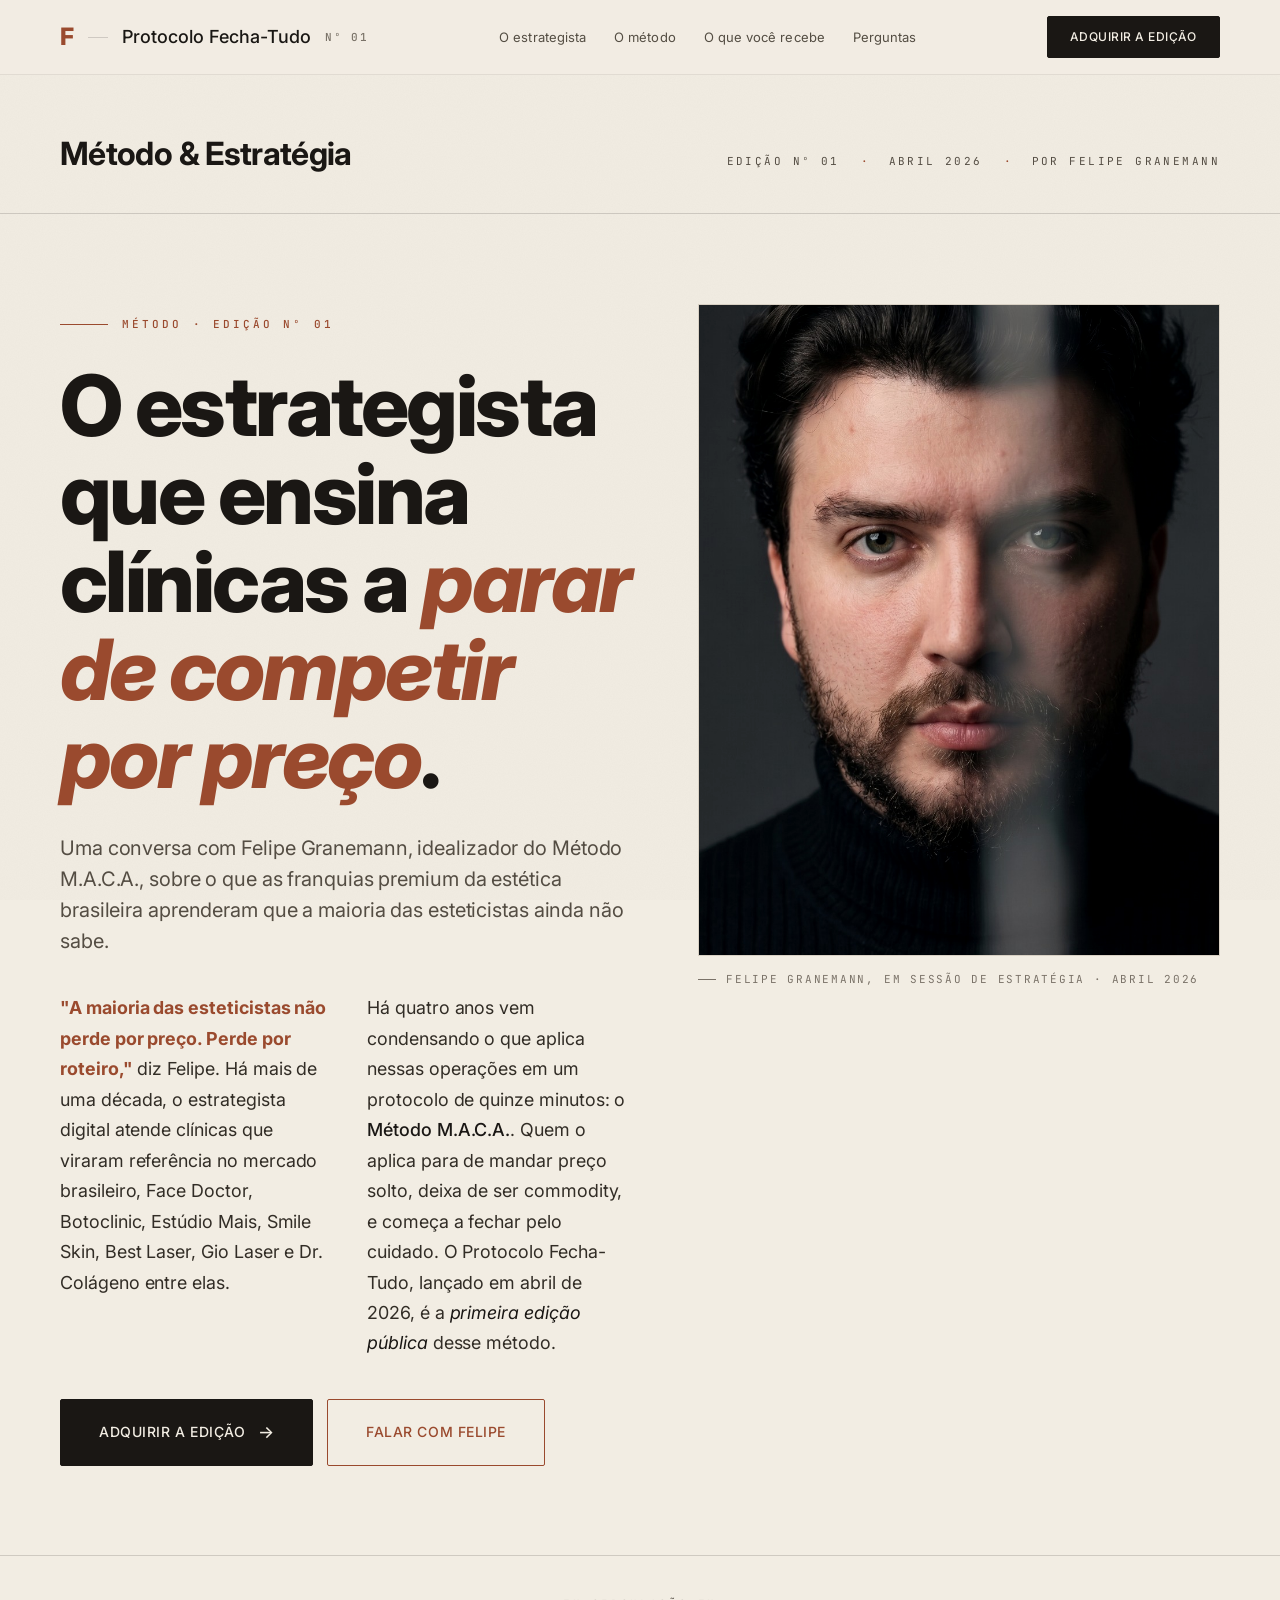
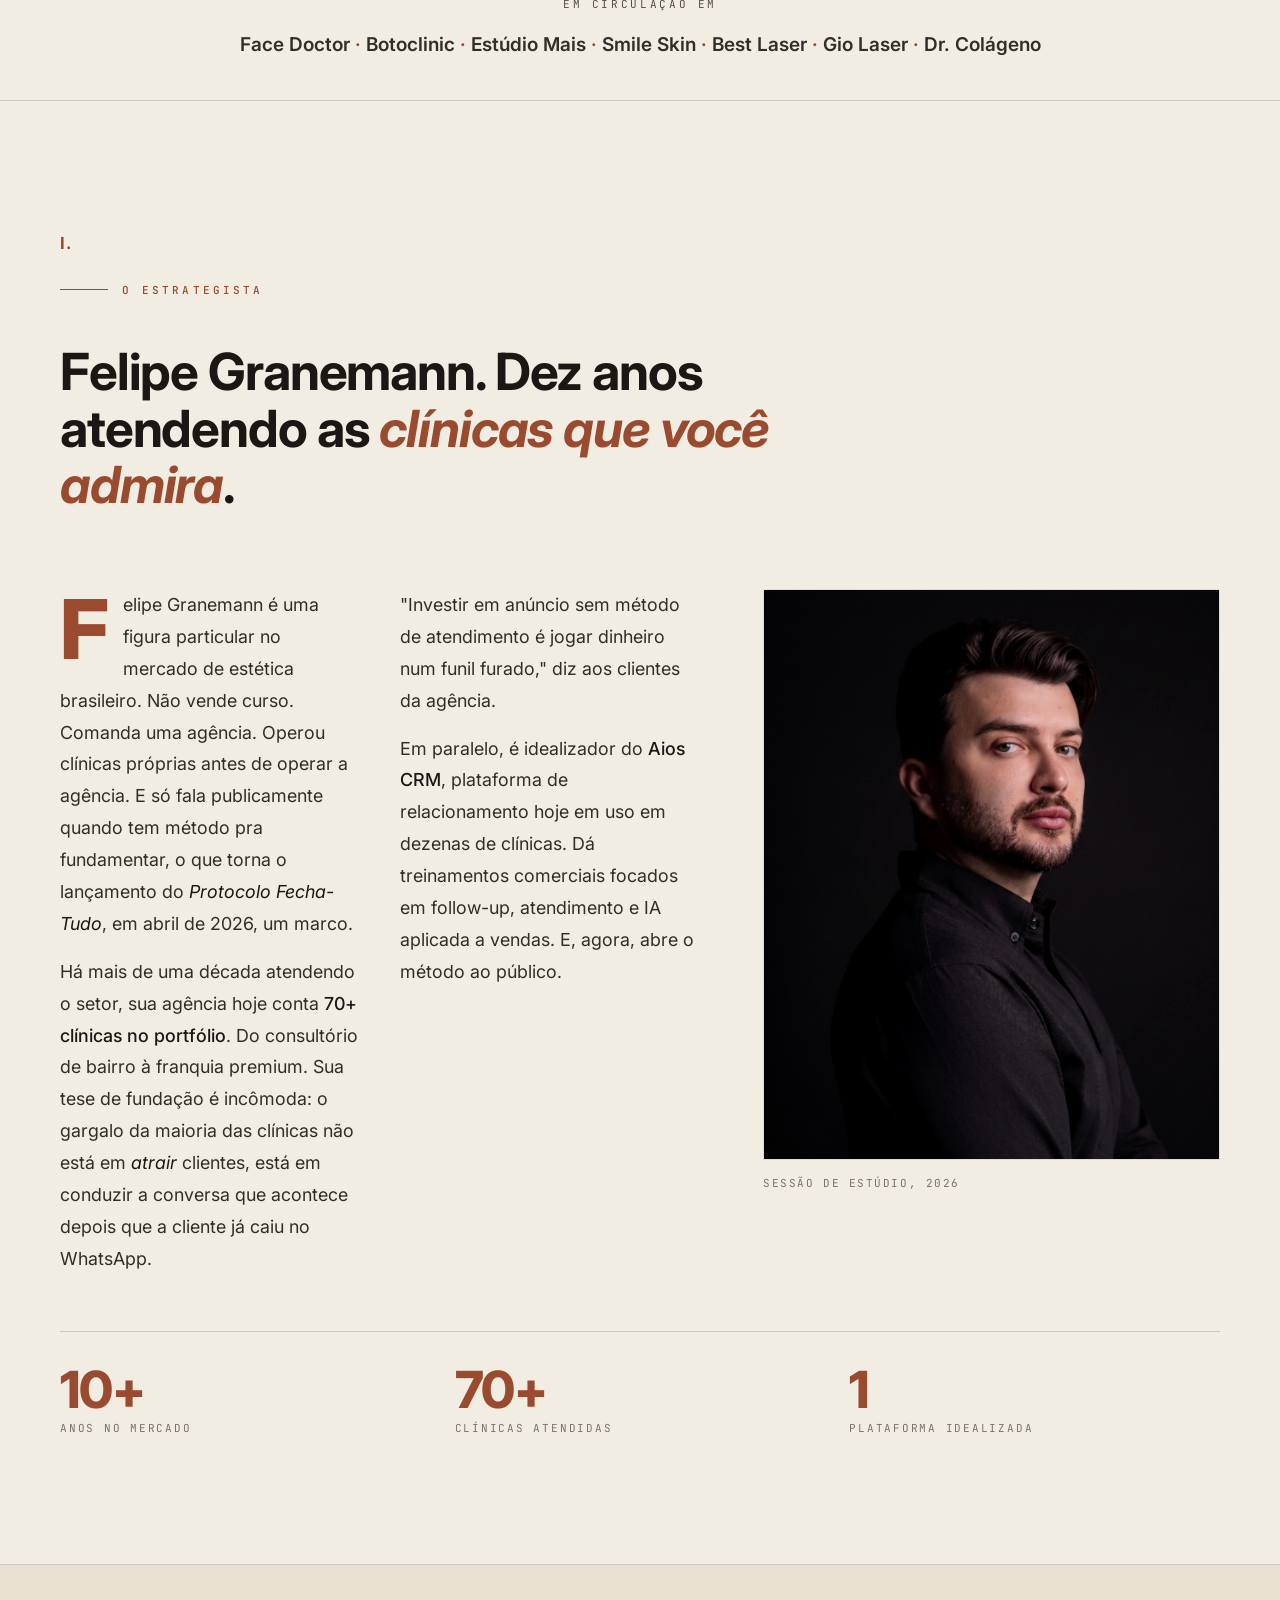
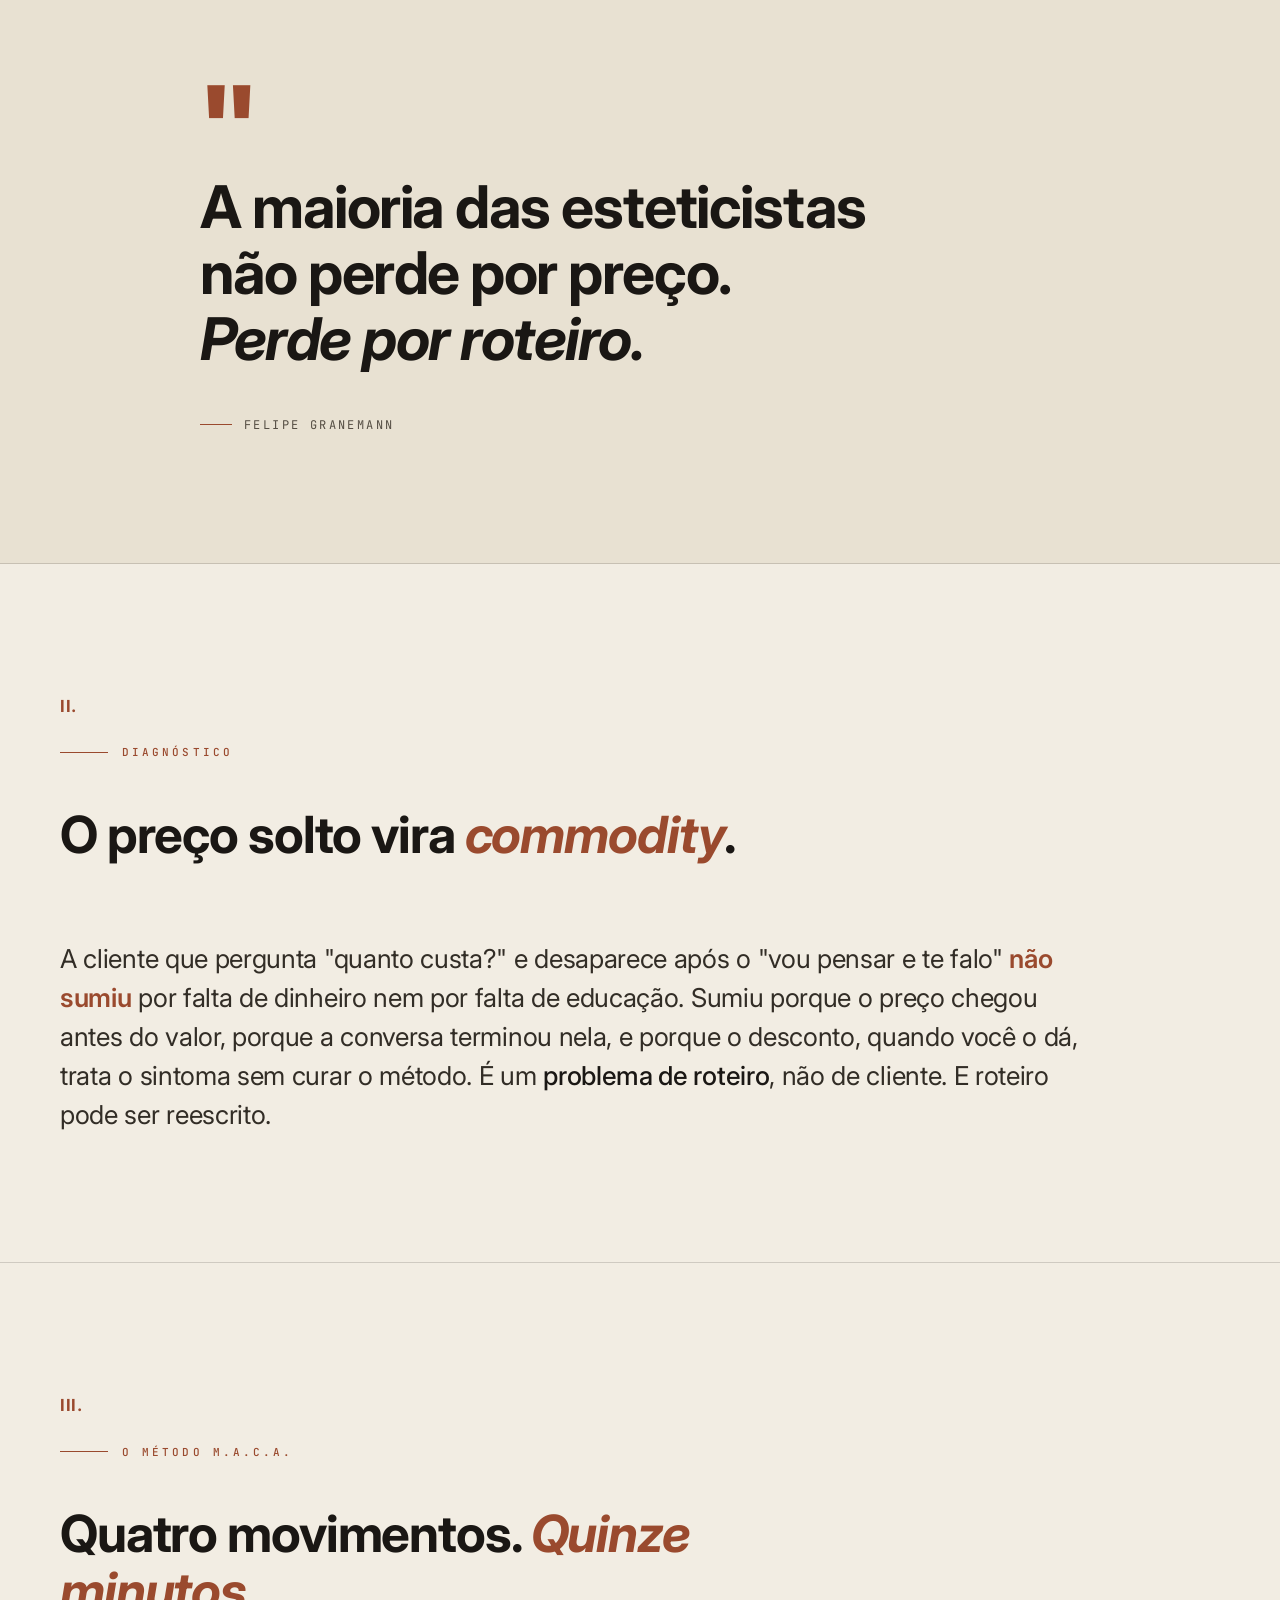
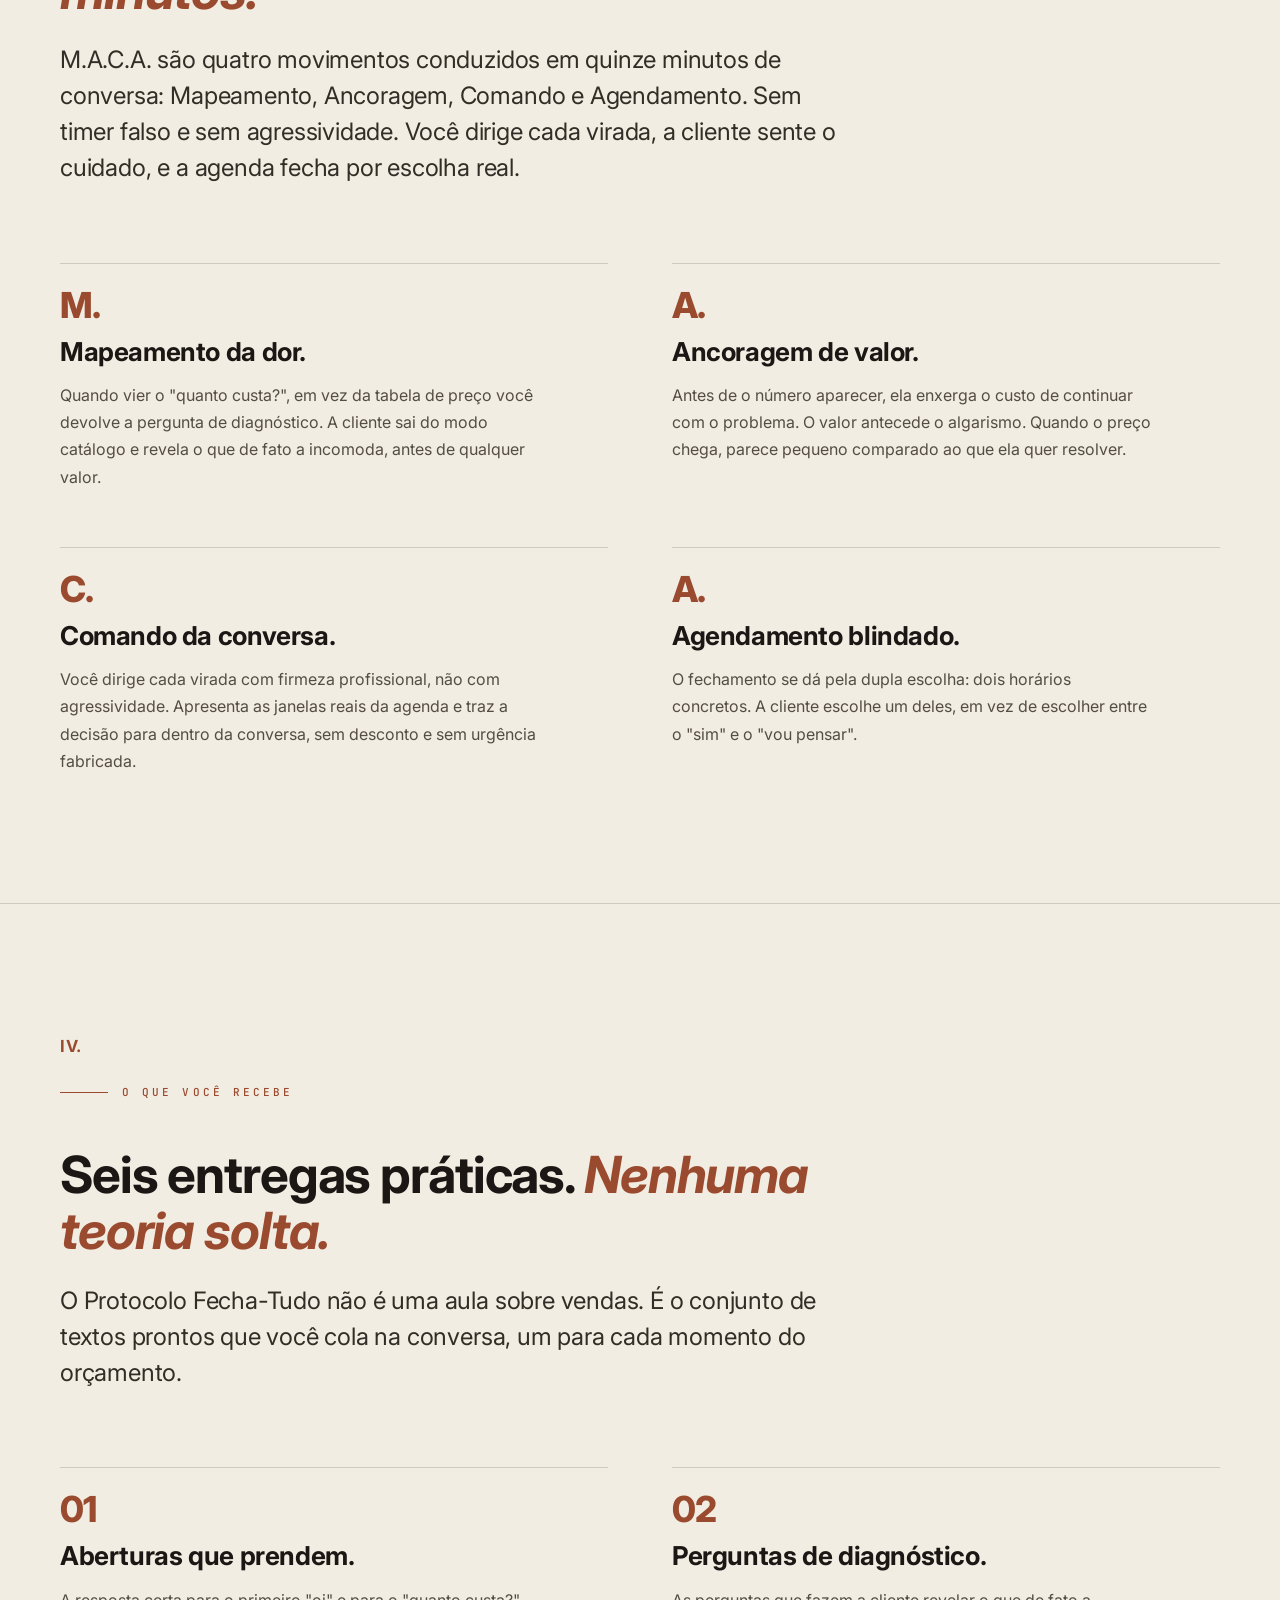
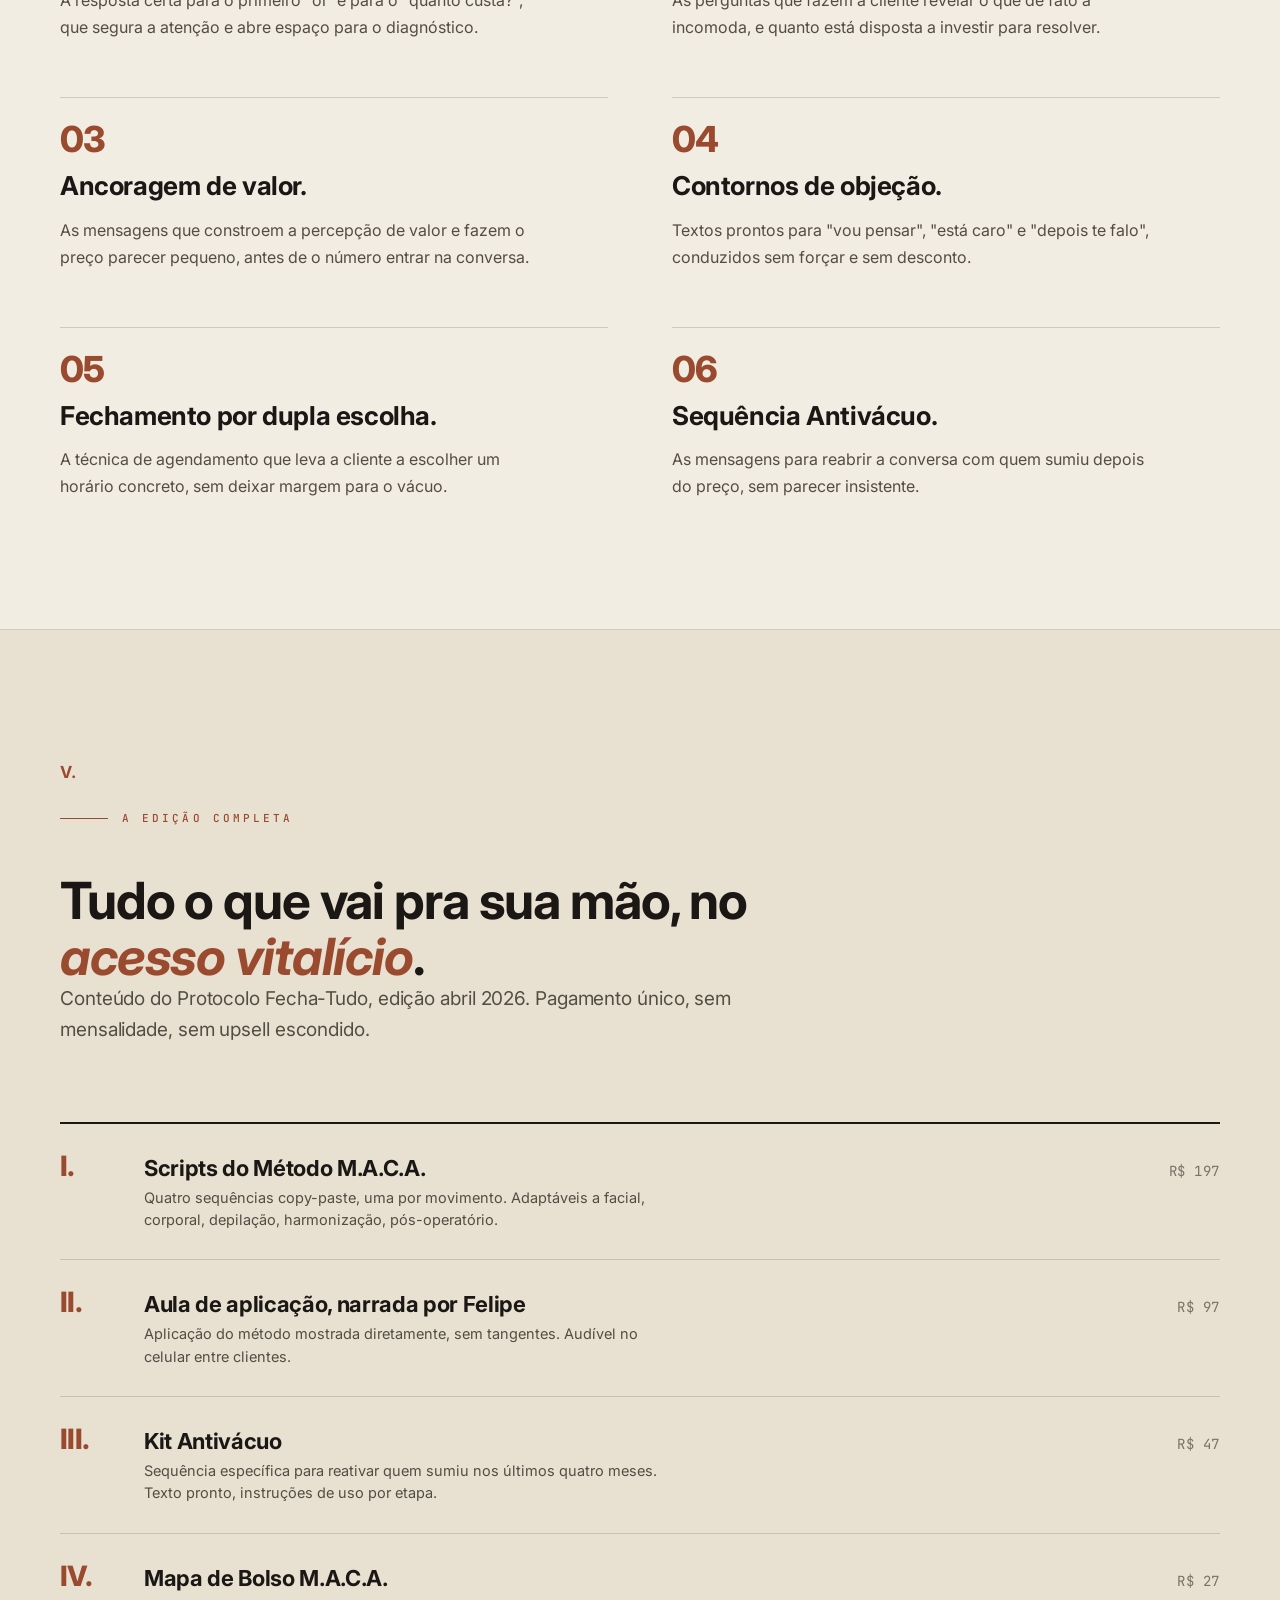
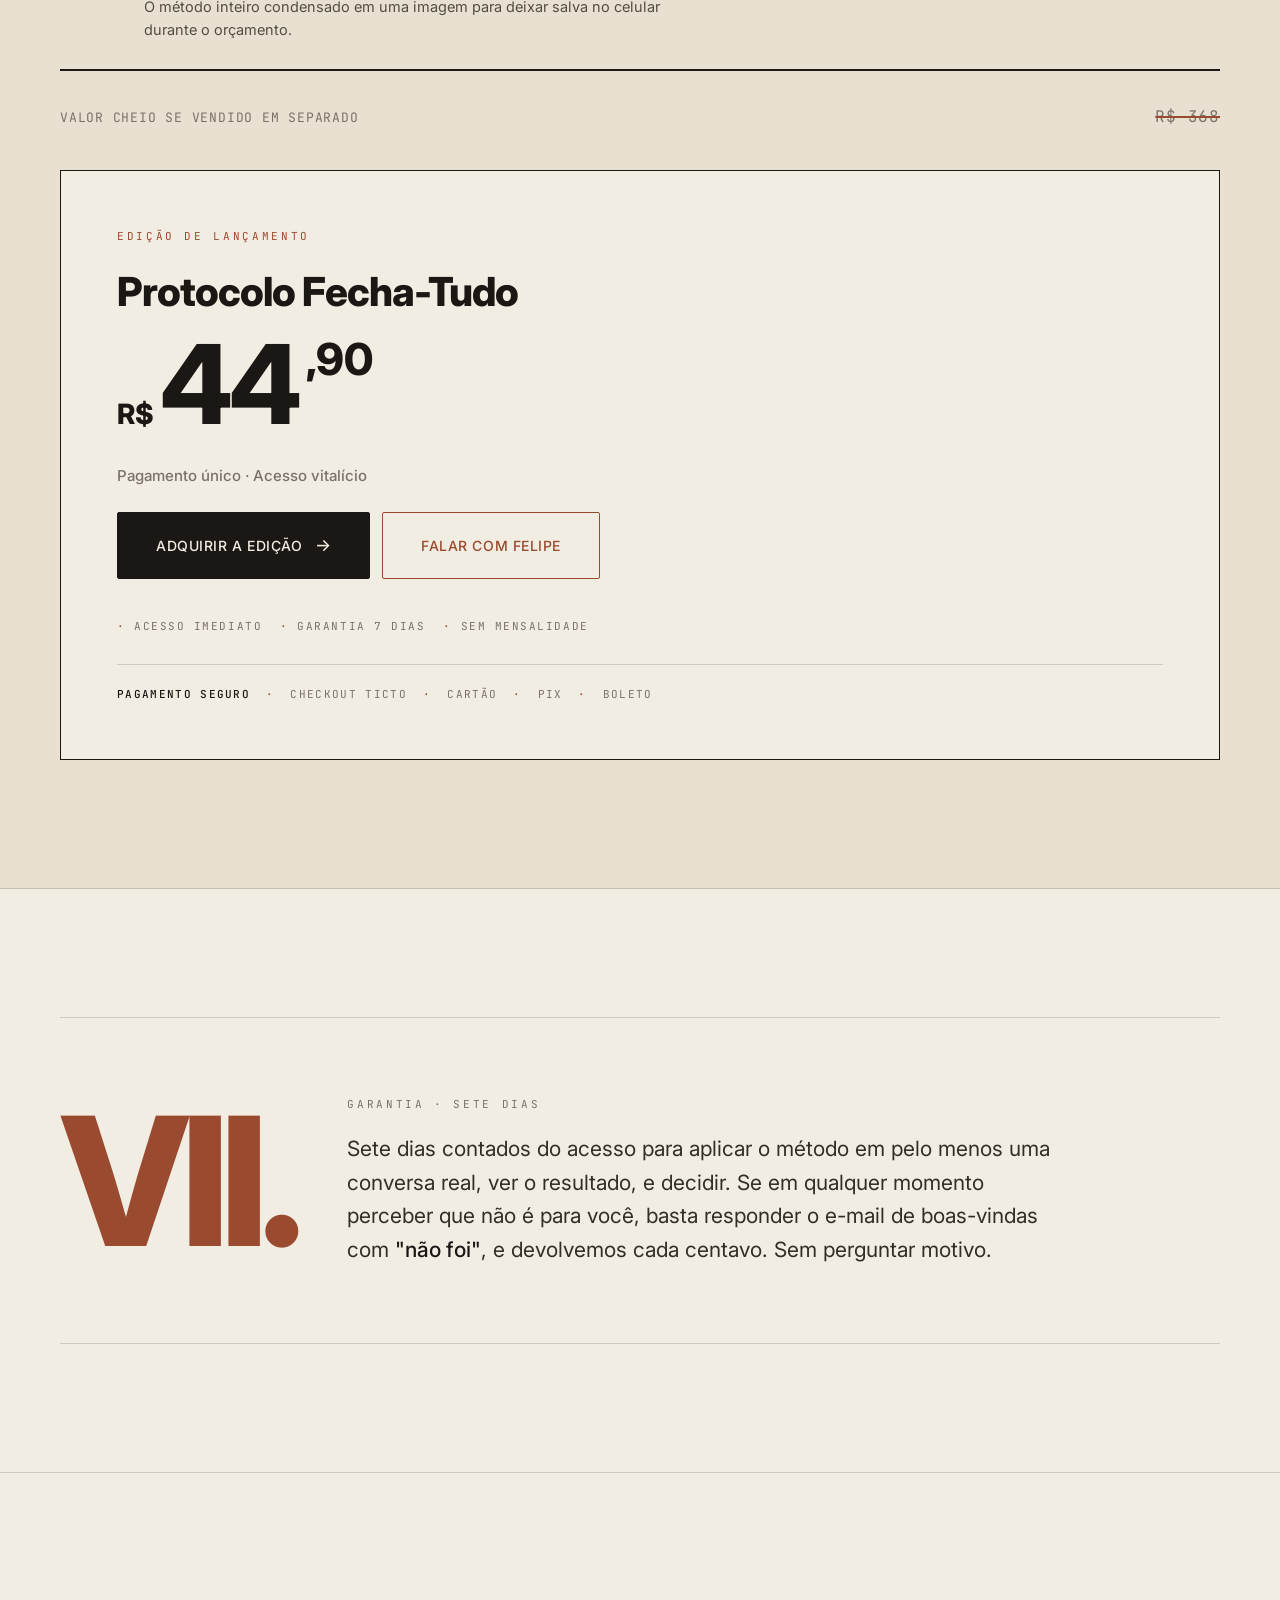
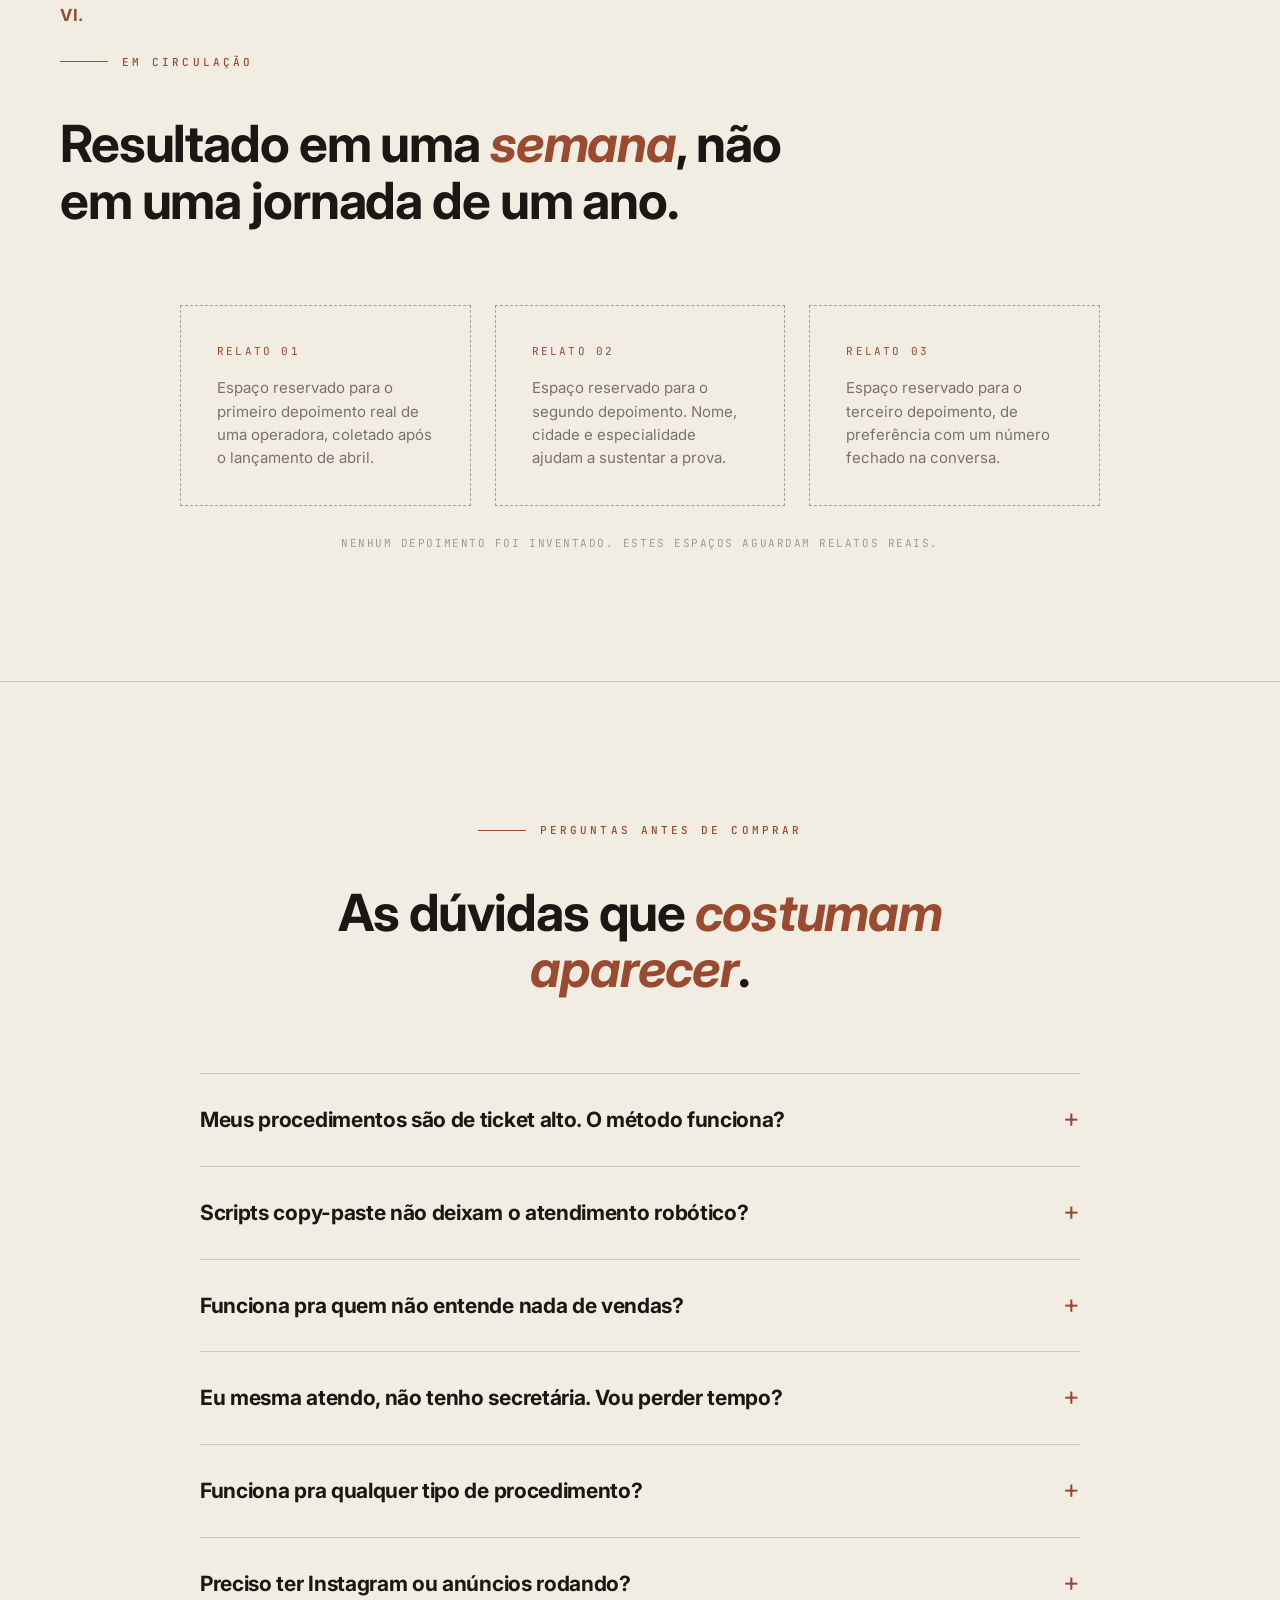
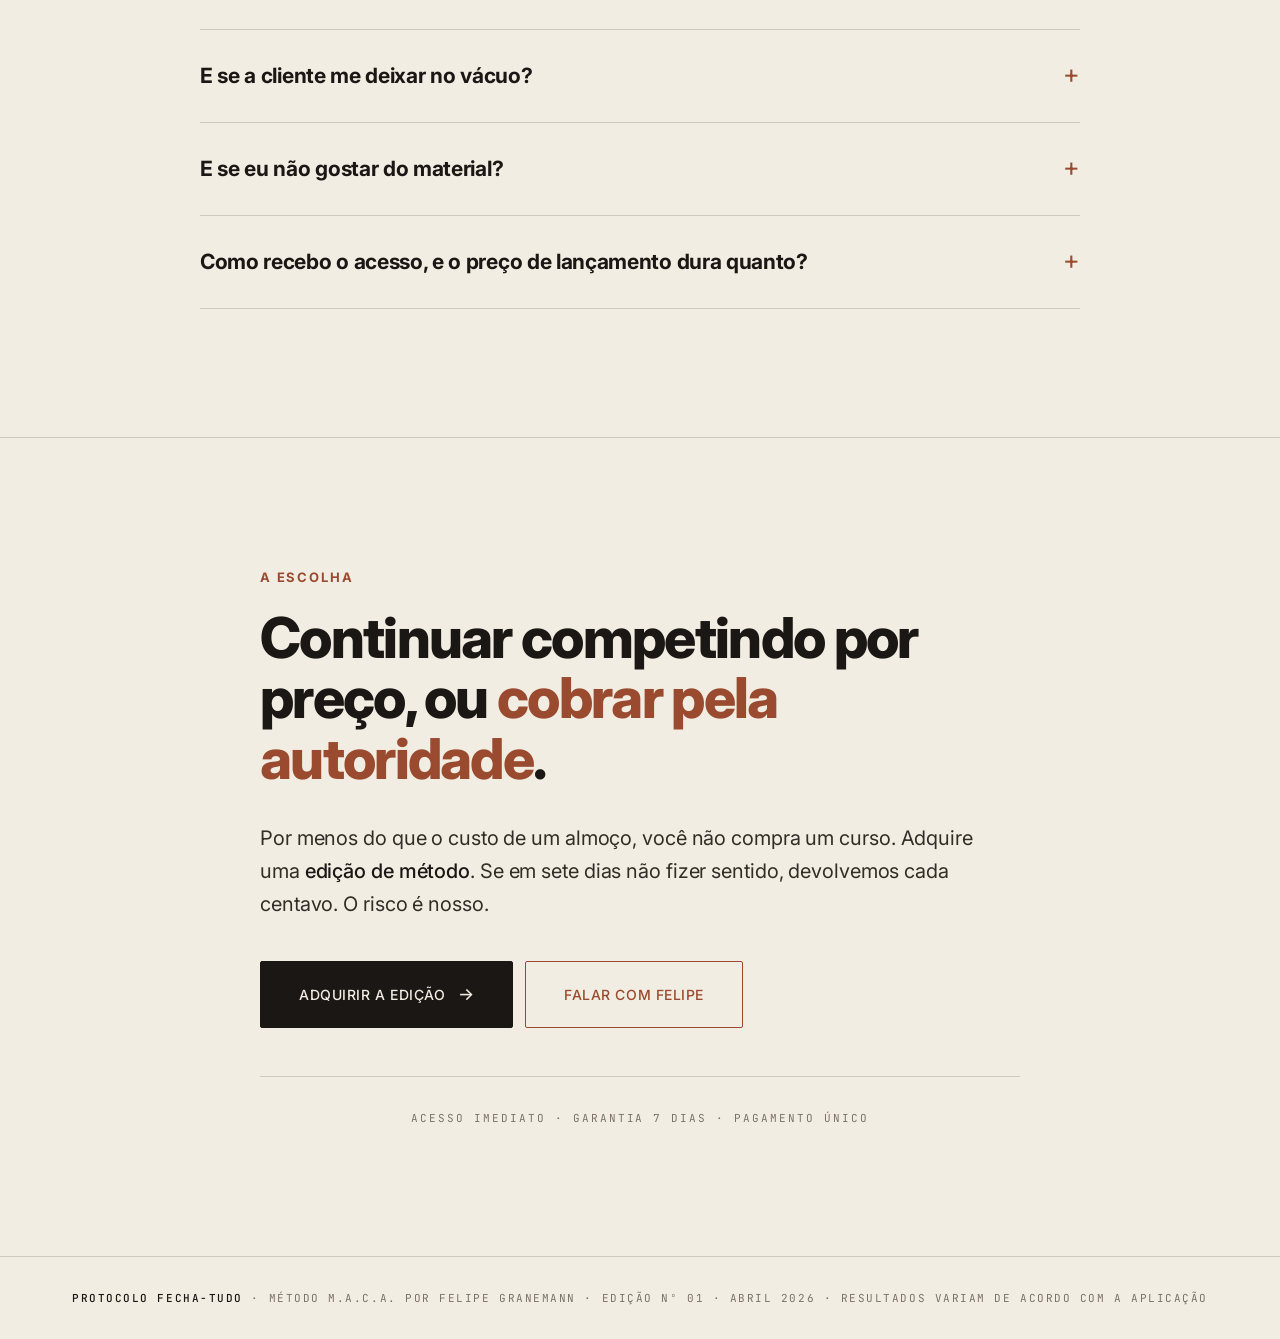
<file: pagina2/index.html>
<!doctype html>
<html lang="pt-BR">
<head>
<meta charset="utf-8" />
<meta name="viewport" content="width=device-width, initial-scale=1, viewport-fit=cover" />
<meta name="theme-color" content="#F2EDE3" />
<title>O estrategista que ensina clínicas a parar de competir por preço · Edição Nº 01</title>
<meta name="description" content="Uma conversa com Felipe Granemann, idealizador do Método M.A.C.A., sobre o que as franquias premium da estética brasileira aprenderam que a maioria das esteticistas ainda não sabe. R$ 44,90." />
<meta property="og:title" content="Protocolo Fecha-Tudo · Edição Nº 01" />
<meta property="og:description" content="O método que Felipe aplica nas franquias premium da estética brasileira, condensado em quatro movimentos de WhatsApp." />
<meta property="og:type" content="article" />
<link rel="icon" href="data:image/svg+xml,%3Csvg xmlns='http://www.w3.org/2000/svg' viewBox='0 0 100 100'%3E%3Crect width='100' height='100' fill='%23F2EDE3'/%3E%3Ctext x='50' y='72' font-family='Arial,Helvetica,sans-serif' font-size='60' font-weight='700' text-anchor='middle' fill='%239A4A2E'%3EF%3C/text%3E%3C/svg%3E" />

<link rel="preconnect" href="https://fonts.googleapis.com" />
<link rel="preconnect" href="https://fonts.gstatic.com" crossorigin />
<link rel="preload" as="style" href="https://fonts.googleapis.com/css2?family=Inter:ital,wght@0,400;0,500;0,600;0,700;0,800;1,400;1,500;1,600&family=JetBrains+Mono:wght@400;500&display=swap" />
<link rel="stylesheet" href="https://fonts.googleapis.com/css2?family=Inter:ital,wght@0,400;0,500;0,600;0,700;0,800;1,400;1,500;1,600&family=JetBrains+Mono:wght@400;500&display=swap" />

<style>
/* ============================================================
   PROTOCOLO FECHA-TUDO · PAGINA B
   Monocle Editorial · capa de revista premium
   ============================================================ */

:root {
  --paper: #F2EDE3;
  --paper-2: #E8E1D2;
  --paper-3: #DDD4C0;

  --ink: #1A1714;
  --ink-2: #322D26;
  --ink-soft: #544D43;
  --ink-mute: #7A7268;
  --ink-faint: #A39A8C;

  --pigment: #9A4A2E;
  --pigment-deep: #6E331D;
  --pigment-soft: #C99888;

  --gold: #B89D5E;

  --whatsapp: #128C7E;
  --whatsapp-bright: #25D366;

  --rule: rgba(26, 23, 20, 0.16);
  --rule-soft: rgba(26, 23, 20, 0.08);
  --rule-strong: rgba(26, 23, 20, 0.36);

  --ease-out: cubic-bezier(0.2, 0.8, 0.2, 1);
  --ease-edit: cubic-bezier(0.32, 0.72, 0, 1);

  --container: 1320px;
}

* { box-sizing: border-box; margin: 0; padding: 0; }
*::selection { background: var(--pigment); color: var(--paper); }

html { scroll-behavior: smooth; -webkit-text-size-adjust: 100%; background: var(--paper); }
body {
  background: var(--paper);
  color: var(--ink);
  font-family: 'Inter', system-ui, -apple-system, sans-serif;
  font-size: 18px;
  line-height: 1.7;
  font-weight: 400;
  -webkit-font-smoothing: antialiased;
  text-rendering: optimizeLegibility;
  position: relative;
  overflow-x: hidden;
}

body::before {
  content: "";
  position: fixed;
  inset: 0;
  pointer-events: none;
  z-index: 1;
  background-image: url("data:image/svg+xml;utf8,<svg xmlns='http://www.w3.org/2000/svg' width='240' height='240'><filter id='n'><feTurbulence type='fractalNoise' baseFrequency='0.92' numOctaves='2' stitchTiles='stitch'/><feColorMatrix values='0 0 0 0 0  0 0 0 0 0  0 0 0 0 0  0 0 0 0.55 0'/></filter><rect width='240' height='240' filter='url(%23n)'/></svg>");
  opacity: 0.035;
  mix-blend-mode: multiply;
}
.topbar, body > * { position: relative; z-index: 2; }
.topbar { z-index: 50; }

img, svg { display: block; max-width: 100%; }
a { color: inherit; text-decoration: none; }
button { font: inherit; color: inherit; cursor: pointer; background: none; border: 0; }

:focus-visible { outline: 1.5px solid var(--pigment); outline-offset: 4px; }

.sr-only { position: absolute; width: 1px; height: 1px; padding: 0; margin: -1px; overflow: hidden; clip: rect(0,0,0,0); white-space: nowrap; border: 0; }
.skip-link { position: absolute; left: -9999px; top: 0; background: var(--ink); color: var(--paper); padding: 12px 20px; z-index: 200; }
.skip-link:focus { left: 12px; top: 12px; }

.container {
  width: 100%;
  max-width: var(--container);
  margin-inline: auto;
  padding-inline: clamp(20px, 5vw, 60px);
}

.eyebrow {
  font-family: 'JetBrains Mono', monospace;
  font-size: 11px;
  font-weight: 500;
  letter-spacing: 0.24em;
  text-transform: uppercase;
  color: var(--ink-soft);
  display: inline-flex;
  align-items: center;
  gap: 12px;
}
.eyebrow::before { content: ""; display: inline-block; width: 32px; height: 1px; background: var(--pigment); }

.display, .h1 {
  font-family: 'Inter', system-ui, -apple-system, sans-serif;
  font-weight: 800;
  letter-spacing: -0.03em;
  line-height: 1.04;
  font-size: clamp(42px, 6.6vw, 92px);
  color: var(--ink);
}
.display em, .h1 em { font-weight: 800; color: var(--pigment); }

.h2 {
  font-family: 'Inter', system-ui, -apple-system, sans-serif;
  font-weight: 700;
  letter-spacing: -0.022em;
  line-height: 1.1;
  font-size: clamp(30px, 4vw, 54px);
  color: var(--ink);
}
.h2 em { font-weight: 700; color: var(--pigment); }

.lede {
  font-family: 'Inter', system-ui, -apple-system, sans-serif;
  font-weight: 400;
  font-size: clamp(19px, 2vw, 24px);
  line-height: 1.5;
  color: var(--ink-2);
  letter-spacing: -0.008em;
  max-width: 60ch;
}
.lede em { font-style: italic; }

.kicker {
  font-family: 'JetBrains Mono', monospace;
  font-size: 11px;
  letter-spacing: 0.28em;
  text-transform: uppercase;
  color: var(--pigment);
  font-weight: 500;
  display: inline-flex;
  align-items: center;
  gap: 14px;
}
.kicker__line { display: inline-block; width: 48px; height: 1px; background: var(--pigment); }

.btn {
  display: inline-flex;
  align-items: center;
  justify-content: center;
  gap: 12px;
  padding: 16px 32px;
  font-family: 'Inter', sans-serif;
  font-weight: 500;
  font-size: 14px;
  letter-spacing: 0.04em;
  text-transform: uppercase;
  border-radius: 2px;
  border: 1px solid transparent;
  background: transparent;
  color: var(--ink);
  cursor: pointer;
  transition: background 240ms var(--ease-edit), color 240ms var(--ease-edit), border-color 240ms var(--ease-edit);
  white-space: nowrap;
  position: relative;
}
.btn--xl { padding: 18px 38px; font-size: 14px; }

.btn--primary { background: var(--ink); color: var(--paper); border-color: var(--ink); }
.btn--primary:hover { background: var(--pigment); border-color: var(--pigment); }

.btn--ghost { background: transparent; color: var(--pigment); border: 1px solid var(--pigment); }
.btn--ghost:hover { background: var(--pigment); color: var(--paper); }

.btn--whatsapp { background: transparent; color: var(--whatsapp); border: 1px solid rgba(18, 140, 126, 0.4); }
.btn--whatsapp:hover { border-color: var(--whatsapp-bright); background: rgba(37, 211, 102, 0.06); }

.btn__arrow {
  font-family: 'Inter', system-ui, -apple-system, sans-serif;
  font-size: 17px;
  transition: transform 240ms var(--ease-edit);
}
.btn:hover .btn__arrow { transform: translateX(4px); }

.topbar .btn { padding: 10px 22px; font-size: 12px; }

.topbar__nav {
  display: none;
  align-items: center;
  gap: 2px;
  margin-inline: auto;
}
@media (min-width: 940px) { .topbar__nav { display: inline-flex; } }
.topbar__nav a {
  font-family: 'Inter', sans-serif;
  font-size: 13px;
  font-weight: 400;
  color: var(--ink-soft);
  padding: 8px 13px;
  letter-spacing: 0.005em;
  transition: color 200ms var(--ease-edit);
}
.topbar__nav a:hover { color: var(--pigment); }

.topbar {
  position: sticky;
  top: 0;
  z-index: 50;
  background: rgba(242, 237, 227, 0.95);
  backdrop-filter: blur(10px) saturate(120%);
  -webkit-backdrop-filter: blur(10px) saturate(120%);
  border-bottom: 1px solid var(--rule-soft);
}
.topbar__row {
  display: flex;
  align-items: center;
  justify-content: space-between;
  padding-block: 16px;
  gap: 16px;
}
.brand {
  display: inline-flex;
  align-items: center;
  gap: 14px;
  font-family: 'Inter', system-ui, -apple-system, sans-serif;
  font-weight: 500;
  font-size: 18px;
  color: var(--ink);
}
.brand__mark { font-family: 'Inter', system-ui, -apple-system, sans-serif; color: var(--pigment); font-size: 24px; line-height: 1; font-weight: 800; }
.brand__sep { display: inline-block; width: 20px; height: 1px; background: var(--rule); }
.brand__sub { font-family: 'JetBrains Mono', monospace; font-size: 11px; color: var(--ink-mute); letter-spacing: 0.16em; text-transform: uppercase; }

.masthead {
  padding-block: clamp(36px, 4vw, 56px) clamp(20px, 2.5vw, 32px);
  border-bottom: 1px solid var(--rule);
}
.masthead__row {
  display: flex;
  align-items: baseline;
  justify-content: space-between;
  gap: 24px;
  flex-wrap: wrap;
}
.masthead__title {
  font-family: 'Inter', system-ui, -apple-system, sans-serif;
  font-weight: 700;
  font-size: clamp(24px, 2.6vw, 32px);
  color: var(--ink);
  letter-spacing: -0.02em;
}
.masthead__meta {
  font-family: 'JetBrains Mono', monospace;
  font-size: 11px;
  letter-spacing: 0.22em;
  text-transform: uppercase;
  color: var(--ink-soft);
  display: flex;
  gap: 18px;
  align-items: center;
}
.masthead__meta span:not(:last-child)::after { content: " ·"; color: var(--pigment); margin-left: 12px; }

.hero { padding-block: clamp(48px, 7vw, 110px); border-bottom: 1px solid var(--rule); }
.hero__grid { display: grid; grid-template-columns: 1fr; gap: clamp(40px, 5vw, 72px); align-items: start; }
@media (min-width: 1040px) { .hero__grid { grid-template-columns: 1.1fr 1fr; } }

.hero__kicker { margin-bottom: 28px; }
.hero__title { margin-bottom: 32px; }

.hero__byline {
  font-family: 'Inter', system-ui, -apple-system, sans-serif;
  font-size: clamp(17px, 1.7vw, 20px);
  line-height: 1.55;
  color: var(--ink-soft);
  max-width: 56ch;
  margin-bottom: 36px;
  letter-spacing: -0.005em;
}

.hero__lead {
  column-count: 1;
  column-gap: 40px;
  font-family: 'Inter', system-ui, -apple-system, sans-serif;
  font-weight: 400;
  font-size: clamp(16px, 1.4vw, 18px);
  line-height: 1.7;
  color: var(--ink-2);
  letter-spacing: -0.003em;
  margin-bottom: 40px;
}
@media (min-width: 720px) { .hero__lead { column-count: 2; } }
.hero__lead p { break-inside: avoid; }
.hero__lead p + p { margin-top: 14px; }
.hero__lead em { font-style: italic; color: var(--ink); }
.hero__lead strong { font-weight: 500; color: var(--ink); }
.hero__lead-quote { font-family: 'Inter', system-ui, -apple-system, sans-serif; font-weight: 700; color: var(--pigment); }

.hero__cta-row { display: flex; flex-wrap: wrap; gap: 14px; }

.hero__photo {
  position: relative;
  aspect-ratio: 4 / 5;
  overflow: hidden;
  background: var(--paper-2);
  border: 1px solid var(--rule-soft);
}
.hero__photo img { width: 100%; height: 100%; object-fit: cover; filter: contrast(1.04) saturate(0.92); }
.hero__photo-cap {
  margin-top: 14px;
  font-family: 'JetBrains Mono', monospace;
  font-size: 11px;
  letter-spacing: 0.16em;
  text-transform: uppercase;
  color: var(--ink-mute);
  display: flex;
  align-items: center;
  gap: 10px;
}
.hero__photo-cap::before { content: ""; display: inline-block; width: 18px; height: 1px; background: var(--ink-mute); }

.circulation {
  padding-block: clamp(28px, 3vw, 44px);
  border-bottom: 1px solid var(--rule);
  text-align: center;
}
.circulation__label {
  font-family: 'JetBrains Mono', monospace;
  font-size: 11px;
  letter-spacing: 0.24em;
  text-transform: uppercase;
  color: var(--ink-soft);
  margin-bottom: 16px;
}
.circulation__list {
  font-family: 'Inter', system-ui, -apple-system, sans-serif;
  font-weight: 600;
  font-size: clamp(15px, 1.6vw, 19px);
  color: var(--ink-2);
  line-height: 1.7;
  max-width: 920px;
  margin-inline: auto;
}
.circulation__list span { white-space: nowrap; }
.circulation__list span:not(:last-child)::after { content: " · "; color: var(--pigment); font-style: normal; }

.section { padding-block: clamp(80px, 10vw, 160px); border-bottom: 1px solid var(--rule); }
.section__head { max-width: 800px; margin-bottom: clamp(48px, 6vw, 80px); }
.section__head .kicker { margin-bottom: 20px; }
.section__num {
  font-family: 'Inter', system-ui, -apple-system, sans-serif;
  font-weight: 700;
  font-size: clamp(15px, 1.3vw, 18px);
  color: var(--pigment);
  letter-spacing: 0.04em;
  margin-bottom: 12px;
}

.bio__grid { display: grid; grid-template-columns: 1fr; gap: clamp(40px, 5vw, 64px); align-items: start; }
@media (min-width: 980px) { .bio__grid { grid-template-columns: 1.4fr 1fr; } }

.bio__copy {
  column-count: 1;
  column-gap: 40px;
  font-family: 'Inter', system-ui, -apple-system, sans-serif;
  font-weight: 400;
  font-size: clamp(16px, 1.4vw, 18px);
  line-height: 1.78;
  color: var(--ink-2);
}
@media (min-width: 720px) { .bio__copy { column-count: 2; } }
.bio__copy p { break-inside: avoid; }
.bio__copy p + p { margin-top: 16px; }
.bio__copy strong { font-weight: 500; color: var(--ink); }
.bio__copy em { font-style: italic; color: var(--ink); }
.bio__copy p:first-child::first-letter {
  font-family: 'Inter', system-ui, -apple-system, sans-serif;
  font-weight: 800;
  font-size: 4.6em;
  float: left;
  line-height: 0.8;
  margin-right: 14px;
  margin-top: 8px;
  color: var(--pigment);
}

.bio__photo { position: relative; aspect-ratio: 4 / 5; overflow: hidden; border: 1px solid var(--rule-soft); }
.bio__photo img { width: 100%; height: 100%; object-fit: cover; filter: contrast(1.04) saturate(0.95); }
.bio__photo-cap {
  margin-top: 14px;
  font-family: 'JetBrains Mono', monospace;
  font-size: 11px;
  letter-spacing: 0.14em;
  color: var(--ink-mute);
  text-transform: uppercase;
}

.bio__stats {
  display: grid;
  grid-template-columns: repeat(3, 1fr);
  gap: 24px;
  margin-top: 56px;
  padding-top: 32px;
  border-top: 1px solid var(--rule);
}
.bio__stat-num {
  font-family: 'Inter', system-ui, -apple-system, sans-serif;
  font-weight: 800;
  font-size: clamp(36px, 4vw, 56px);
  line-height: 1;
  color: var(--ink);
  letter-spacing: -0.03em;
  margin-bottom: 6px;
}
.bio__stat-num em { font-style: normal; color: var(--pigment); }
.bio__stat-lbl {
  font-family: 'JetBrains Mono', monospace;
  font-size: 11px;
  letter-spacing: 0.16em;
  text-transform: uppercase;
  color: var(--ink-mute);
  line-height: 1.4;
}

.pullquote {
  padding-block: clamp(80px, 10vw, 140px);
  background: var(--paper-2);
  border-bottom: 1px solid var(--rule);
  text-align: left;
}
.pullquote__inner { max-width: 1000px; margin-inline: auto; padding-inline: clamp(20px, 5vw, 60px); }
.pullquote__mark {
  font-family: 'Inter', system-ui, -apple-system, sans-serif;
  font-weight: 800;
  font-size: clamp(80px, 9vw, 140px);
  line-height: 0.6;
  color: var(--pigment);
  margin-bottom: 12px;
}
.pullquote__text {
  font-family: 'Inter', system-ui, -apple-system, sans-serif;
  font-weight: 700;
  font-size: clamp(32px, 4.6vw, 60px);
  line-height: 1.12;
  color: var(--ink);
  letter-spacing: -0.025em;
  max-width: 18ch;
  margin-bottom: 32px;
}
.pullquote__author {
  font-family: 'JetBrains Mono', monospace;
  font-size: 12px;
  letter-spacing: 0.2em;
  text-transform: uppercase;
  color: var(--ink-soft);
  display: inline-flex;
  align-items: center;
  gap: 12px;
}
.pullquote__author::before { content: ""; display: inline-block; width: 32px; height: 1px; background: var(--pigment); }

.diagnosis__copy {
  max-width: 64ch;
  font-family: 'Inter', system-ui, -apple-system, sans-serif;
  font-weight: 400;
  font-size: clamp(20px, 2.2vw, 26px);
  line-height: 1.5;
  color: var(--ink-2);
  letter-spacing: -0.012em;
}
.diagnosis__copy strong { font-weight: 500; color: var(--ink); }
.diagnosis__copy em { font-style: normal; font-weight: 600; color: var(--pigment); }

.method__list {
  display: grid;
  grid-template-columns: 1fr;
  gap: 56px;
  margin-top: 24px;
}
@media (min-width: 760px) { .method__list { grid-template-columns: repeat(2, 1fr); column-gap: 64px; } }

.method__item { padding-top: 24px; border-top: 1px solid var(--rule); }
.method__num {
  font-family: 'Inter', system-ui, -apple-system, sans-serif;
  font-weight: 800;
  font-size: clamp(26px, 2.8vw, 36px);
  color: var(--pigment);
  margin-bottom: 12px;
  line-height: 1;
  letter-spacing: -0.02em;
}
.method__head {
  font-family: 'Inter', system-ui, -apple-system, sans-serif;
  font-weight: 700;
  font-size: clamp(21px, 2.2vw, 26px);
  line-height: 1.25;
  color: var(--ink);
  margin-bottom: 14px;
  letter-spacing: -0.015em;
}
.method__body {
  font-family: 'Inter', sans-serif;
  font-size: 16px;
  line-height: 1.7;
  color: var(--ink-soft);
  max-width: 48ch;
}

.edition { background: var(--paper-2); }
.edition__intro {
  font-family: 'Inter', system-ui, -apple-system, sans-serif;
  font-weight: 400;
  font-size: clamp(16px, 1.6vw, 19px);
  line-height: 1.6;
  color: var(--ink-soft);
  max-width: 56ch;
  margin-bottom: 48px;
  letter-spacing: -0.005em;
}

.toc {
  border-top: 2px solid var(--ink);
  border-bottom: 2px solid var(--ink);
  margin-block: 32px;
}
.toc__row {
  display: grid;
  grid-template-columns: 60px 1fr auto;
  gap: 24px;
  padding-block: clamp(20px, 2.4vw, 28px);
  border-bottom: 1px solid var(--rule);
  align-items: baseline;
}
.toc__row:last-child { border-bottom: 0; }
.toc__num {
  font-family: 'Inter', system-ui, -apple-system, sans-serif;
  font-weight: 800;
  font-size: clamp(22px, 2.4vw, 28px);
  color: var(--pigment);
  line-height: 1;
  letter-spacing: -0.02em;
}
.toc__title {
  font-family: 'Inter', system-ui, -apple-system, sans-serif;
  font-weight: 700;
  font-size: clamp(18px, 1.8vw, 22px);
  color: var(--ink);
  margin-bottom: 4px;
  letter-spacing: -0.015em;
  line-height: 1.3;
}
.toc__desc {
  font-family: 'Inter', sans-serif;
  font-size: 14.5px;
  line-height: 1.55;
  color: var(--ink-soft);
  max-width: 60ch;
}
.toc__price {
  font-family: 'JetBrains Mono', monospace;
  font-size: 14px;
  color: var(--ink-mute);
  letter-spacing: 0.04em;
  white-space: nowrap;
  font-feature-settings: "tnum";
}

.edition__sum {
  display: flex;
  align-items: baseline;
  justify-content: space-between;
  gap: 24px;
  margin-bottom: 40px;
  font-family: 'JetBrains Mono', monospace;
  font-size: 13px;
  letter-spacing: 0.06em;
  text-transform: uppercase;
  color: var(--ink-mute);
}
.edition__sum-val {
  text-decoration: line-through;
  text-decoration-color: var(--pigment);
  text-decoration-thickness: 1.5px;
  font-size: 16px;
  color: var(--ink-mute);
}

.edition__final {
  padding: clamp(36px, 5vw, 56px);
  background: var(--paper);
  border: 1px solid var(--ink);
  display: grid;
  gap: 24px;
}
.edition__final-kicker {
  font-family: 'JetBrains Mono', monospace;
  font-size: 11px;
  letter-spacing: 0.24em;
  text-transform: uppercase;
  color: var(--pigment);
}
.edition__final-name {
  font-family: 'Inter', system-ui, -apple-system, sans-serif;
  font-weight: 800;
  font-size: clamp(26px, 3.2vw, 40px);
  color: var(--ink);
  line-height: 1.08;
  letter-spacing: -0.025em;
}
.edition__final-price {
  display: flex;
  align-items: baseline;
  gap: 8px;
  font-family: 'Inter', system-ui, -apple-system, sans-serif;
  font-weight: 800;
  letter-spacing: -0.02em;
  color: var(--ink);
}
.edition__final-currency { font-size: clamp(20px, 2.4vw, 28px); }
.edition__final-num { font-size: clamp(64px, 9vw, 110px); line-height: 0.86; letter-spacing: -0.022em; font-feature-settings: "tnum"; }
.edition__final-cents { font-size: clamp(28px, 3.6vw, 44px); align-self: flex-start; line-height: 1; }
.edition__final-pay {
  font-family: 'Inter', system-ui, -apple-system, sans-serif;
  font-size: 15px;
  font-weight: 500;
  color: var(--ink-mute);
}
.edition__final-buttons { display: flex; flex-direction: column; gap: 12px; }
@media (min-width: 540px) { .edition__final-buttons { flex-direction: row; flex-wrap: wrap; } }

.edition__final-trust {
  margin-top: 14px;
  font-family: 'JetBrains Mono', monospace;
  font-size: 11px;
  letter-spacing: 0.14em;
  text-transform: uppercase;
  color: var(--ink-mute);
  display: flex;
  flex-wrap: wrap;
  gap: 18px;
}
.edition__final-trust span::before { content: "· "; color: var(--pigment); }

.edition__final-secure {
  margin-top: 4px;
  padding-top: 20px;
  border-top: 1px solid var(--rule);
  font-family: 'JetBrains Mono', monospace;
  font-size: 11px;
  letter-spacing: 0.12em;
  text-transform: uppercase;
  color: var(--ink-mute);
  display: flex;
  flex-wrap: wrap;
  gap: 8px 16px;
  align-items: center;
}
.edition__final-secure strong { color: var(--ink); font-weight: 500; }
.edition__final-secure span:not(:last-child)::after { content: "·"; color: var(--pigment); margin-left: 16px; }

.guarantee {
  display: grid;
  grid-template-columns: 1fr;
  gap: clamp(32px, 4vw, 56px);
  align-items: center;
  border-block: 1px solid var(--rule);
  padding-block: clamp(48px, 6vw, 88px);
}
@media (min-width: 740px) { .guarantee { grid-template-columns: auto 1fr; } }
.guarantee__num {
  font-family: 'Inter', system-ui, -apple-system, sans-serif;
  font-weight: 800;
  font-size: clamp(96px, 14vw, 200px);
  line-height: 0.8;
  color: var(--pigment);
  letter-spacing: -0.05em;
}
.guarantee__num em { font-style: normal; }
.guarantee__copy {
  font-family: 'Inter', system-ui, -apple-system, sans-serif;
  font-weight: 400;
  font-size: clamp(17px, 1.8vw, 21px);
  line-height: 1.6;
  color: var(--ink-2);
  max-width: 56ch;
}
.guarantee__copy strong { font-weight: 500; color: var(--ink); }
.guarantee__lbl {
  font-family: 'JetBrains Mono', monospace;
  font-size: 11px;
  letter-spacing: 0.24em;
  text-transform: uppercase;
  color: var(--ink-mute);
  margin-bottom: 18px;
  display: block;
}

.testimonials__main { max-width: 920px; margin-inline: auto; }
.testimonials__quote {
  font-family: 'Inter', system-ui, -apple-system, sans-serif;
  font-style: italic;
  font-weight: 400;
  font-size: clamp(24px, 3.4vw, 44px);
  line-height: 1.18;
  color: var(--ink);
  margin-bottom: 32px;
  letter-spacing: -0.018em;
  position: relative;
  padding-left: clamp(24px, 3vw, 40px);
  border-left: 2px solid var(--pigment);
}
.testimonials__quote::before {
  content: "\201C";
  position: absolute;
  top: -32px;
  left: -8px;
  font-family: 'Inter', system-ui, -apple-system, sans-serif;
  font-style: italic;
  font-weight: 700;
  font-size: 120px;
  color: var(--pigment);
  opacity: 0.16;
  line-height: 1;
}
.testimonials__author {
  font-family: 'JetBrains Mono', monospace;
  font-size: 12px;
  letter-spacing: 0.2em;
  text-transform: uppercase;
  color: var(--ink-soft);
  padding-left: clamp(24px, 3vw, 40px);
}
.testimonials__author::before { content: "— "; color: var(--pigment); }

.testimonials__secondary {
  display: grid;
  grid-template-columns: 1fr;
  gap: 32px;
  margin-top: 64px;
  padding-top: 32px;
  border-top: 1px solid var(--rule);
  max-width: 920px;
  margin-inline: auto;
}
@media (min-width: 720px) { .testimonials__secondary { grid-template-columns: 1fr 1fr; gap: 48px; } }
.testimonials__minor {
  font-family: 'Inter', system-ui, -apple-system, sans-serif;
  font-style: italic;
  font-weight: 400;
  font-size: 17px;
  line-height: 1.55;
  color: var(--ink-2);
}
.testimonials__minor-author {
  display: block;
  margin-top: 10px;
  font-family: 'JetBrains Mono', monospace;
  font-style: normal;
  font-size: 11px;
  letter-spacing: 0.16em;
  text-transform: uppercase;
  color: var(--ink-mute);
}
.testimonials__minor-author::before { content: "— "; color: var(--pigment); }

.testimonials__slots {
  max-width: 920px;
  margin-inline: auto;
  display: grid;
  grid-template-columns: 1fr;
  gap: 20px;
}
@media (min-width: 720px) { .testimonials__slots { grid-template-columns: repeat(3, 1fr); gap: 24px; } }
.testimonials__slot {
  border: 1px dashed var(--rule-strong);
  padding: clamp(24px, 3vw, 36px);
}
.testimonials__slot-label {
  font-family: 'JetBrains Mono', monospace;
  font-size: 11px;
  letter-spacing: 0.2em;
  text-transform: uppercase;
  color: var(--pigment);
  margin-bottom: 16px;
}
.testimonials__slot-text {
  font-family: 'Inter', system-ui, -apple-system, sans-serif;
  font-size: 15px;
  line-height: 1.55;
  color: var(--ink-mute);
}
.testimonials__note {
  max-width: 920px;
  margin: 28px auto 0;
  font-family: 'JetBrains Mono', monospace;
  font-size: 11px;
  letter-spacing: 0.14em;
  text-transform: uppercase;
  color: var(--ink-faint);
  text-align: center;
}

.faq__list { max-width: 880px; margin-inline: auto; border-top: 1px solid var(--rule); }
.faq__item { border-bottom: 1px solid var(--rule); padding-block: 4px; }
.faq__q {
  width: 100%;
  display: flex;
  justify-content: space-between;
  align-items: baseline;
  gap: 24px;
  padding: 24px 0;
  text-align: left;
  font-family: 'Inter', system-ui, -apple-system, sans-serif;
  font-weight: 700;
  font-size: clamp(17px, 1.8vw, 21px);
  color: var(--ink);
  cursor: pointer;
  list-style: none;
  letter-spacing: -0.015em;
}
.faq__q::-webkit-details-marker { display: none; }
.faq__q:hover { color: var(--pigment); }
.faq__sign {
  flex-shrink: 0;
  font-family: 'Inter', system-ui, -apple-system, sans-serif;
  font-size: 26px;
  color: var(--pigment);
  font-weight: 400;
  line-height: 1;
  transition: transform 280ms var(--ease-edit);
}
.faq__item[open] .faq__sign { transform: rotate(45deg); }
.faq__a {
  padding: 0 0 28px 0;
  font-family: 'Inter', sans-serif;
  font-size: 16px;
  line-height: 1.75;
  color: var(--ink-soft);
  max-width: 62ch;
}

.closing { padding-block: clamp(80px, 10vw, 140px); border-bottom: 1px solid var(--rule); }
.closing__inner { max-width: 760px; margin-inline: auto; }
.closing__title {
  font-family: 'Inter', system-ui, -apple-system, sans-serif;
  font-weight: 700;
  font-size: 13px;
  letter-spacing: 0.14em;
  text-transform: uppercase;
  color: var(--pigment);
  margin-bottom: 20px;
}
.closing__head {
  font-family: 'Inter', system-ui, -apple-system, sans-serif;
  font-weight: 800;
  font-size: clamp(32px, 4.4vw, 60px);
  line-height: 1.08;
  color: var(--ink);
  letter-spacing: -0.03em;
  margin-bottom: 32px;
}
.closing__head em { font-style: normal; font-weight: 800; color: var(--pigment); }
.closing__body {
  font-family: 'Inter', system-ui, -apple-system, sans-serif;
  font-weight: 400;
  font-size: clamp(17px, 1.8vw, 20px);
  line-height: 1.65;
  color: var(--ink-2);
  max-width: 56ch;
  margin-bottom: 40px;
  letter-spacing: -0.005em;
}
.closing__body strong { font-weight: 500; color: var(--ink); }
.closing__buttons { display: flex; flex-direction: column; gap: 12px; }
@media (min-width: 540px) { .closing__buttons { flex-direction: row; flex-wrap: wrap; } }

.closing__sign {
  margin-top: 48px;
  padding-top: 32px;
  border-top: 1px solid var(--rule);
  font-family: 'JetBrains Mono', monospace;
  font-size: 11px;
  letter-spacing: 0.18em;
  text-transform: uppercase;
  color: var(--ink-mute);
  text-align: center;
}

.footer {
  padding-block: 32px;
  font-family: 'JetBrains Mono', monospace;
  font-size: 11px;
  color: var(--ink-mute);
  text-align: center;
  letter-spacing: 0.14em;
  text-transform: uppercase;
}
.footer strong { color: var(--ink); font-weight: 500; }

.sticky-cta {
  position: fixed;
  bottom: 0;
  left: 0;
  right: 0;
  z-index: 60;
  background: var(--paper);
  border-top: 1px solid var(--rule);
  padding: 12px clamp(14px, 4vw, 20px);
  display: flex;
  align-items: center;
  justify-content: space-between;
  gap: 14px;
  transform: translateY(100%);
  transition: transform 320ms var(--ease-edit);
  box-shadow: 0 -16px 32px -16px rgba(26, 23, 20, 0.18);
}
.sticky-cta::before {
  content: "";
  position: absolute;
  top: 0;
  left: 0;
  width: 100%;
  height: 2px;
  background: var(--pigment);
}
.sticky-cta.is-visible { transform: translateY(0); }
.sticky-cta__txt {
  font-family: 'Inter', system-ui, -apple-system, sans-serif;
  font-size: 13px;
  color: var(--ink-soft);
  flex: 1;
  line-height: 1.3;
}
.sticky-cta__txt strong {
  display: block;
  color: var(--ink);
  font-family: 'Inter', system-ui, -apple-system, sans-serif;
  font-weight: 700;
  font-size: 16px;
  margin-bottom: 2px;
  letter-spacing: -0.015em;
}
.sticky-cta .btn { padding: 10px 18px; font-size: 11px; }
@media (min-width: 900px) { .sticky-cta { display: none; } }

.reveal { opacity: 0; transform: translateY(8px); transition: opacity 800ms var(--ease-edit), transform 800ms var(--ease-edit); }
.reveal.is-visible { opacity: 1; transform: translateY(0); }

@media (prefers-reduced-motion: reduce) {
  *, *::before, *::after {
    animation-duration: 0.01ms !important;
    animation-iteration-count: 1 !important;
    transition-duration: 0.01ms !important;
    scroll-behavior: auto !important;
  }
  .reveal { opacity: 1; transform: none; }
}

</style>
</head>
<body>

<a href="#oferta" class="skip-link">Pular para a edição completa</a>

<header class="topbar" role="banner">
  <div class="container topbar__row">
    <a href="#topo" class="brand" aria-label="Protocolo Fecha-Tudo, ir ao topo">
      <span class="brand__mark">F</span>
      <span class="brand__sep"></span>
      <span>Protocolo Fecha-Tudo</span>
      <span class="brand__sub">Nº 01</span>
    </a>
    <nav class="topbar__nav" aria-label="Seções da edição">
      <a href="#estrategista">O estrategista</a>
      <a href="#metodo">O método</a>
      <a href="#recebe">O que você recebe</a>
      <a href="#faq">Perguntas</a>
    </nav>
    <a href="#oferta"
       class="btn btn--primary"
       data-event="cta_click"
       data-position="topbar">
      Adquirir a edição
    </a>
  </div>
</header>

<a id="topo" tabindex="-1"></a>

<section class="masthead">
  <div class="container">
    <div class="masthead__row">
      <div class="masthead__title">Método &amp; Estratégia</div>
      <div class="masthead__meta">
        <span>Edição Nº 01</span>
        <span>Abril 2026</span>
        <span>Por Felipe Granemann</span>
      </div>
    </div>
  </div>
</section>

<section class="hero" aria-labelledby="hero-title">
  <div class="container">
    <div class="hero__grid">
      <div>
        <div class="hero__kicker">
          <span class="kicker"><span class="kicker__line"></span>Método · Edição Nº 01</span>
        </div>

        <h1 id="hero-title" class="display hero__title">
          O estrategista que ensina clínicas a <em>parar de competir por preço</em>.
        </h1>

        <p class="hero__byline">
          Uma conversa com Felipe Granemann, idealizador do Método M.A.C.A., sobre o que as franquias premium da estética brasileira aprenderam que a maioria das esteticistas ainda não sabe.
        </p>

        <div class="hero__lead">
          <p><span class="hero__lead-quote">"A maioria das esteticistas não perde por preço. Perde por roteiro,"</span> diz Felipe. Há mais de uma década, o estrategista digital atende clínicas que viraram referência no mercado brasileiro, Face Doctor, Botoclinic, Estúdio Mais, Smile Skin, Best Laser, Gio Laser e Dr. Colágeno entre elas.</p>
          <p>Há quatro anos vem condensando o que aplica nessas operações em um protocolo de quinze minutos: o <strong>Método M.A.C.A.</strong>. Quem o aplica para de mandar preço solto, deixa de ser commodity, e começa a fechar pelo cuidado. O Protocolo Fecha-Tudo, lançado em abril de 2026, é a <em>primeira edição pública</em> desse método.</p>
        </div>

        <div class="hero__cta-row">
          <a href="#oferta"
             class="btn btn--primary btn--xl"
             data-event="cta_click"
             data-position="hero">
            Adquirir a edição <span class="btn__arrow">→</span>
          </a>
          <a href="https://wa.me/5515981730591?text=Ol%C3%A1%2C%20quero%20saber%20mais%20sobre%20o%20Protocolo%20Fecha-Tudo"
             class="btn btn--ghost btn--xl"
             target="_blank" rel="noopener noreferrer"
             data-event="whatsapp_click"
             data-position="hero">
            Falar com Felipe
          </a>
        </div>
      </div>

      <div>
        <div class="hero__photo">
          <img src="../assets/felipe-portrait.jpg" alt="Felipe Granemann, idealizador do Método M.A.C.A., retrato em close-up" loading="eager" fetchpriority="high" />
        </div>
        <div class="hero__photo-cap">Felipe Granemann, em sessão de estratégia · Abril 2026</div>
      </div>
    </div>
  </div>
</section>

<section class="circulation">
  <div class="container">
    <div class="circulation__label">Em circulação em</div>
    <div class="circulation__list">
      <span>Face Doctor</span><span>Botoclinic</span><span>Estúdio Mais</span><span>Smile Skin</span><span>Best Laser</span><span>Gio Laser</span><span>Dr. Colágeno</span>
    </div>
  </div>
</section>

<section class="section" id="estrategista">
  <div class="container">
    <div class="section__head reveal">
      <div class="section__num">I.</div>
      <span class="kicker"><span class="kicker__line"></span>O estrategista</span>
      <h2 class="h2" style="margin-top: 24px;">
        Felipe Granemann. Dez anos atendendo as <em>clínicas que você admira</em>.
      </h2>
    </div>

    <div class="bio__grid">
      <div class="bio__copy reveal">
        <p>Felipe Granemann é uma figura particular no mercado de estética brasileiro. Não vende curso. Comanda uma agência. Operou clínicas próprias antes de operar a agência. E só fala publicamente quando tem método pra fundamentar, o que torna o lançamento do <em>Protocolo Fecha-Tudo</em>, em abril de 2026, um marco.</p>
        <p>Há mais de uma década atendendo o setor, sua agência hoje conta <strong>70+ clínicas no portfólio</strong>. Do consultório de bairro à franquia premium. Sua tese de fundação é incômoda: o gargalo da maioria das clínicas não está em <em>atrair</em> clientes, está em conduzir a conversa que acontece depois que a cliente já caiu no WhatsApp.</p>
        <p>"Investir em anúncio sem método de atendimento é jogar dinheiro num funil furado," diz aos clientes da agência.</p>
        <p>Em paralelo, é idealizador do <strong>Aios CRM</strong>, plataforma de relacionamento hoje em uso em dezenas de clínicas. Dá treinamentos comerciais focados em follow-up, atendimento e IA aplicada a vendas. E, agora, abre o método ao público.</p>
      </div>

      <div class="reveal">
        <div class="bio__photo">
          <img src="../assets/felipe-studio.jpg" alt="Felipe em retrato de estúdio" loading="lazy" />
        </div>
        <div class="bio__photo-cap">Sessão de estúdio, 2026</div>
      </div>
    </div>

    <div class="bio__stats reveal">
      <div>
        <div class="bio__stat-num"><em>10+</em></div>
        <div class="bio__stat-lbl">anos no mercado</div>
      </div>
      <div>
        <div class="bio__stat-num"><em>70+</em></div>
        <div class="bio__stat-lbl">clínicas atendidas</div>
      </div>
      <div>
        <div class="bio__stat-num"><em>1</em></div>
        <div class="bio__stat-lbl">plataforma idealizada</div>
      </div>
    </div>
  </div>
</section>

<section class="pullquote" aria-label="Citação de Felipe">
  <div class="pullquote__inner">
    <div class="pullquote__mark" aria-hidden="true">"</div>
    <p class="pullquote__text">
      A maioria das esteticistas não perde por preço. <em>Perde por roteiro.</em>
    </p>
    <div class="pullquote__author">Felipe Granemann</div>
  </div>
</section>

<section class="section">
  <div class="container">
    <div class="section__head reveal">
      <div class="section__num">II.</div>
      <span class="kicker"><span class="kicker__line"></span>Diagnóstico</span>
      <h2 class="h2" style="margin-top: 24px;">
        O preço solto vira <em>commodity</em>.
      </h2>
    </div>

    <p class="diagnosis__copy reveal">
      A cliente que pergunta "quanto custa?" e desaparece após o "vou pensar e te falo" <em>não sumiu</em> por falta de dinheiro nem por falta de educação. Sumiu porque o preço chegou antes do valor, porque a conversa terminou nela, e porque o desconto, quando você o dá, trata o sintoma sem curar o método. É um <strong>problema de roteiro</strong>, não de cliente. E roteiro pode ser reescrito.
    </p>
  </div>
</section>

<section class="section" id="metodo">
  <div class="container">
    <div class="section__head reveal">
      <div class="section__num">III.</div>
      <span class="kicker"><span class="kicker__line"></span>O Método M.A.C.A.</span>
      <h2 class="h2" style="margin-top: 24px;">
        Quatro movimentos. <em>Quinze minutos.</em>
      </h2>
      <p class="lede" style="margin-top: 24px;">
        M.A.C.A. são quatro movimentos conduzidos em quinze minutos de conversa: Mapeamento, Ancoragem, Comando e Agendamento. Sem timer falso e sem agressividade. Você dirige cada virada, a cliente sente o cuidado, e a agenda fecha por escolha real.
      </p>
    </div>

    <div class="method__list reveal">
      <article class="method__item">
        <div class="method__num">M.</div>
        <h3 class="method__head">Mapeamento da dor.</h3>
        <p class="method__body">Quando vier o "quanto custa?", em vez da tabela de preço você devolve a pergunta de diagnóstico. A cliente sai do modo catálogo e revela o que de fato a incomoda, antes de qualquer valor.</p>
      </article>
      <article class="method__item">
        <div class="method__num">A.</div>
        <h3 class="method__head">Ancoragem de valor.</h3>
        <p class="method__body">Antes de o número aparecer, ela enxerga o custo de continuar com o problema. O valor antecede o algarismo. Quando o preço chega, parece pequeno comparado ao que ela quer resolver.</p>
      </article>
      <article class="method__item">
        <div class="method__num">C.</div>
        <h3 class="method__head">Comando da conversa.</h3>
        <p class="method__body">Você dirige cada virada com firmeza profissional, não com agressividade. Apresenta as janelas reais da agenda e traz a decisão para dentro da conversa, sem desconto e sem urgência fabricada.</p>
      </article>
      <article class="method__item">
        <div class="method__num">A.</div>
        <h3 class="method__head">Agendamento blindado.</h3>
        <p class="method__body">O fechamento se dá pela dupla escolha: dois horários concretos. A cliente escolhe um deles, em vez de escolher entre o "sim" e o "vou pensar".</p>
      </article>
    </div>
  </div>
</section>

<section class="section" id="recebe">
  <div class="container">
    <div class="section__head reveal">
      <div class="section__num">IV.</div>
      <span class="kicker"><span class="kicker__line"></span>O que você recebe</span>
      <h2 class="h2" style="margin-top: 24px;">
        Seis entregas práticas. <em>Nenhuma teoria solta.</em>
      </h2>
      <p class="lede" style="margin-top: 24px;">
        O Protocolo Fecha-Tudo não é uma aula sobre vendas. É o conjunto de textos prontos que você cola na conversa, um para cada momento do orçamento.
      </p>
    </div>

    <div class="method__list reveal">
      <article class="method__item">
        <div class="method__num">01</div>
        <h3 class="method__head">Aberturas que prendem.</h3>
        <p class="method__body">A resposta certa para o primeiro "oi" e para o "quanto custa?", que segura a atenção e abre espaço para o diagnóstico.</p>
      </article>
      <article class="method__item">
        <div class="method__num">02</div>
        <h3 class="method__head">Perguntas de diagnóstico.</h3>
        <p class="method__body">As perguntas que fazem a cliente revelar o que de fato a incomoda, e quanto está disposta a investir para resolver.</p>
      </article>
      <article class="method__item">
        <div class="method__num">03</div>
        <h3 class="method__head">Ancoragem de valor.</h3>
        <p class="method__body">As mensagens que constroem a percepção de valor e fazem o preço parecer pequeno, antes de o número entrar na conversa.</p>
      </article>
      <article class="method__item">
        <div class="method__num">04</div>
        <h3 class="method__head">Contornos de objeção.</h3>
        <p class="method__body">Textos prontos para "vou pensar", "está caro" e "depois te falo", conduzidos sem forçar e sem desconto.</p>
      </article>
      <article class="method__item">
        <div class="method__num">05</div>
        <h3 class="method__head">Fechamento por dupla escolha.</h3>
        <p class="method__body">A técnica de agendamento que leva a cliente a escolher um horário concreto, sem deixar margem para o vácuo.</p>
      </article>
      <article class="method__item">
        <div class="method__num">06</div>
        <h3 class="method__head">Sequência Antivácuo.</h3>
        <p class="method__body">As mensagens para reabrir a conversa com quem sumiu depois do preço, sem parecer insistente.</p>
      </article>
    </div>
  </div>
</section>

<section class="section edition" id="oferta">
  <div class="container">
    <div class="section__head reveal">
      <div class="section__num">V.</div>
      <span class="kicker"><span class="kicker__line"></span>A edição completa</span>
      <h2 class="h2" style="margin-top: 24px;">
        Tudo o que vai pra sua mão, no <em>acesso vitalício</em>.
      </h2>
      <p class="edition__intro">
        Conteúdo do Protocolo Fecha-Tudo, edição abril 2026. Pagamento único, sem mensalidade, sem upsell escondido.
      </p>
    </div>

    <div class="toc reveal">
      <div class="toc__row">
        <div class="toc__num">I.</div>
        <div>
          <div class="toc__title">Scripts do Método M.A.C.A.</div>
          <div class="toc__desc">Quatro sequências copy-paste, uma por movimento. Adaptáveis a facial, corporal, depilação, harmonização, pós-operatório.</div>
        </div>
        <div class="toc__price">R$ 197</div>
      </div>
      <div class="toc__row">
        <div class="toc__num">II.</div>
        <div>
          <div class="toc__title">Aula de aplicação, narrada por Felipe</div>
          <div class="toc__desc">Aplicação do método mostrada diretamente, sem tangentes. Audível no celular entre clientes.</div>
        </div>
        <div class="toc__price">R$ 97</div>
      </div>
      <div class="toc__row">
        <div class="toc__num">III.</div>
        <div>
          <div class="toc__title">Kit Antivácuo</div>
          <div class="toc__desc">Sequência específica para reativar quem sumiu nos últimos quatro meses. Texto pronto, instruções de uso por etapa.</div>
        </div>
        <div class="toc__price">R$ 47</div>
      </div>
      <div class="toc__row">
        <div class="toc__num">IV.</div>
        <div>
          <div class="toc__title">Mapa de Bolso M.A.C.A.</div>
          <div class="toc__desc">O método inteiro condensado em uma imagem para deixar salva no celular durante o orçamento.</div>
        </div>
        <div class="toc__price">R$ 27</div>
      </div>
    </div>

    <div class="edition__sum">
      <span>Valor cheio se vendido em separado</span>
      <span class="edition__sum-val">R$ 368</span>
    </div>

    <div class="edition__final reveal">
      <div class="edition__final-kicker">Edição de lançamento</div>
      <div class="edition__final-name">Protocolo Fecha-Tudo</div>
      <div class="edition__final-price">
        <span class="edition__final-currency">R$</span>
        <span class="edition__final-num">44</span>
        <span class="edition__final-cents">,90</span>
      </div>
      <div class="edition__final-pay">Pagamento único · Acesso vitalício</div>

      <div class="edition__final-buttons">
        <a href="https://checkout.ticto.app/OCC46FBCB"
           class="btn btn--primary btn--xl"
           data-event="cta_click"
           data-position="oferta">
          Adquirir a edição <span class="btn__arrow">→</span>
        </a>
        <a href="https://wa.me/5515981730591?text=Ol%C3%A1%2C%20quero%20saber%20mais%20sobre%20o%20Protocolo%20Fecha-Tudo"
           class="btn btn--ghost btn--xl"
           target="_blank" rel="noopener noreferrer"
           data-event="whatsapp_click"
           data-position="oferta">
          Falar com Felipe
        </a>
      </div>

      <div class="edition__final-trust">
        <span>Acesso imediato</span>
        <span>Garantia 7 dias</span>
        <span>Sem mensalidade</span>
      </div>

      <div class="edition__final-secure" aria-label="Pagamento seguro">
        <span><strong>Pagamento seguro</strong></span>
        <span>Checkout Ticto</span>
        <span>Cartão</span>
        <span>Pix</span>
        <span>Boleto</span>
      </div>
    </div>
  </div>
</section>

<section class="section">
  <div class="container">
    <div class="guarantee reveal">
      <div class="guarantee__num">VII<em>.</em></div>
      <div>
        <span class="guarantee__lbl">Garantia · sete dias</span>
        <p class="guarantee__copy">
          Sete dias contados do acesso para aplicar o método em pelo menos uma conversa real, ver o resultado, e decidir. Se em qualquer momento perceber que não é para você, basta responder o e-mail de boas-vindas com <strong>"não foi"</strong>, e devolvemos cada centavo. Sem perguntar motivo.
        </p>
      </div>
    </div>
  </div>
</section>

<section class="section">
  <div class="container">
    <div class="section__head reveal">
      <div class="section__num">VI.</div>
      <span class="kicker"><span class="kicker__line"></span>Em circulação</span>
      <h2 class="h2" style="margin-top: 24px;">
        Resultado em uma <em>semana</em>, não em uma jornada de um ano.
      </h2>
    </div>

    <div class="testimonials__slots reveal">
      <div class="testimonials__slot">
        <div class="testimonials__slot-label">Relato 01</div>
        <p class="testimonials__slot-text">Espaço reservado para o primeiro depoimento real de uma operadora, coletado após o lançamento de abril.</p>
      </div>
      <div class="testimonials__slot">
        <div class="testimonials__slot-label">Relato 02</div>
        <p class="testimonials__slot-text">Espaço reservado para o segundo depoimento. Nome, cidade e especialidade ajudam a sustentar a prova.</p>
      </div>
      <div class="testimonials__slot">
        <div class="testimonials__slot-label">Relato 03</div>
        <p class="testimonials__slot-text">Espaço reservado para o terceiro depoimento, de preferência com um número fechado na conversa.</p>
      </div>
    </div>
    <p class="testimonials__note">Nenhum depoimento foi inventado. Estes espaços aguardam relatos reais.</p>
  </div>
</section>

<section class="section" id="faq">
  <div class="container">
    <div class="section__head reveal" style="text-align: center; margin-inline: auto;">
      <span class="kicker" style="justify-content: center;"><span class="kicker__line"></span>Perguntas antes de comprar</span>
      <h2 class="h2" style="margin-top: 24px;">
        As dúvidas que <em>costumam aparecer</em>.
      </h2>
    </div>

    <div class="faq__list reveal">
      <details class="faq__item">
        <summary class="faq__q">Meus procedimentos são de ticket alto. O método funciona?<span class="faq__sign" aria-hidden="true">+</span></summary>
        <div class="faq__a">Funciona melhor ainda. O M.A.C.A. desloca o foco do preço para o resultado: a cliente deseja a transformação antes de saber o custo. Quanto mais alto o ticket, mais a ancoragem de valor trabalha a favor da clínica.</div>
      </details>
      <details class="faq__item">
        <summary class="faq__q">Scripts copy-paste não deixam o atendimento robótico?<span class="faq__sign" aria-hidden="true">+</span></summary>
        <div class="faq__a">Não. O protocolo é uma sequência de perguntas e respostas, não um texto decorado de telemarketing. Você não recita, conduz. A conversa flui como uma consultoria, e a cliente sente que está sendo cuidada, não vendida.</div>
      </details>
      <details class="faq__item">
        <summary class="faq__q">Funciona pra quem não entende nada de vendas?<span class="faq__sign" aria-hidden="true">+</span></summary>
        <div class="faq__a">Sim. O material foi pensado para quem entende muito de pele e nada de vendas. Os scripts são copy-paste, com instrução de quando usar cada um. Quem consegue mandar mensagem no WhatsApp, consegue aplicar.</div>
      </details>
      <details class="faq__item">
        <summary class="faq__q">Eu mesma atendo, não tenho secretária. Vou perder tempo?<span class="faq__sign" aria-hidden="true">+</span></summary>
        <div class="faq__a">Ao contrário. O método filtra o curioso em poucos minutos e concentra a conversa em quem tem intenção real de fechar. E o mesmo material treina a recepcionista, quando ela existir.</div>
      </details>
      <details class="faq__item">
        <summary class="faq__q">Funciona pra qualquer tipo de procedimento?<span class="faq__sign" aria-hidden="true">+</span></summary>
        <div class="faq__a">Facial, corporal, pós-operatório, depilação, micropigmentação, drenagem, harmonização. Todos. O método é sobre como conduzir a conversa, não sobre qual procedimento se vende. Esteticistas, biomédicas estetas e fisios dermatofuncionais aplicam igual.</div>
      </details>
      <details class="faq__item">
        <summary class="faq__q">Preciso ter Instagram ou anúncios rodando?<span class="faq__sign" aria-hidden="true">+</span></summary>
        <div class="faq__a">Não. O protocolo trabalha o que acontece depois que a pessoa já caiu no seu WhatsApp, venha ela de indicação, anúncio, post ou panfleto. Não é preciso virar influencer. É preciso fechar quem já chegou.</div>
      </details>
      <details class="faq__item">
        <summary class="faq__q">E se a cliente me deixar no vácuo?<span class="faq__sign" aria-hidden="true">+</span></summary>
        <div class="faq__a">Existe o Kit Antivácuo: uma sequência pronta para reabrir a conversa com quem sumiu depois do preço, sem soar insistente. É o que recupera o orçamento dado como perdido.</div>
      </details>
      <details class="faq__item">
        <summary class="faq__q">E se eu não gostar do material?<span class="faq__sign" aria-hidden="true">+</span></summary>
        <div class="faq__a">São sete dias de garantia incondicional. Aplica, testa numa conversa real. Se não fizer sentido, basta responder o e-mail de boas-vindas com "não foi", e devolvemos cada centavo, sem perguntar o motivo.</div>
      </details>
      <details class="faq__item">
        <summary class="faq__q">Como recebo o acesso, e o preço de lançamento dura quanto?<span class="faq__sign" aria-hidden="true">+</span></summary>
        <div class="faq__a">Acesso imediato após a confirmação do pagamento, com tudo baixável na área de membros. O preço de lançamento não tem timer falso, mas sobe quando o lote inicial de cadastros se esgotar. Quem entra agora trava o valor e mantém o acesso vitalício.</div>
      </details>
    </div>
  </div>
</section>

<section class="closing">
  <div class="container">
    <div class="closing__inner reveal">
      <div class="closing__title">A escolha</div>
      <h2 class="closing__head">
        Continuar competindo por preço, ou <em>cobrar pela autoridade</em>.
      </h2>
      <p class="closing__body">
        Por menos do que o custo de um almoço, você não compra um curso. Adquire uma <strong>edição de método</strong>. Se em sete dias não fizer sentido, devolvemos cada centavo. O risco é nosso.
      </p>

      <div class="closing__buttons">
        <a href="https://checkout.ticto.app/OCC46FBCB"
           class="btn btn--primary btn--xl"
           data-event="cta_click"
           data-position="fechamento">
          Adquirir a edição <span class="btn__arrow">→</span>
        </a>
        <a href="https://wa.me/5515981730591?text=Ol%C3%A1%2C%20quero%20saber%20mais%20sobre%20o%20Protocolo%20Fecha-Tudo"
           class="btn btn--ghost btn--xl"
           target="_blank" rel="noopener noreferrer"
           data-event="whatsapp_click"
           data-position="fechamento">
          Falar com Felipe
        </a>
      </div>

      <div class="closing__sign">
        Acesso imediato · Garantia 7 dias · Pagamento único
      </div>
    </div>
  </div>
</section>

<footer class="footer" role="contentinfo">
  <div class="container">
    <strong>Protocolo Fecha-Tudo</strong> · Método M.A.C.A. por Felipe Granemann · Edição Nº 01 · Abril 2026 · Resultados variam de acordo com a aplicação
  </div>
</footer>

<div class="sticky-cta" id="stickyCta" aria-hidden="true">
  <div class="sticky-cta__txt">
    <strong>Edição de lançamento</strong>
    Acesso vitalício · pagamento único
  </div>
  <a href="https://checkout.ticto.app/OCC46FBCB"
     class="btn btn--primary"
     data-event="cta_click"
     data-position="sticky">
    Adquirir
  </a>
</div>

<script>
(function(){
  if ('IntersectionObserver' in window) {
    var io = new IntersectionObserver(function(entries){
      entries.forEach(function(e){
        if (e.isIntersecting) { e.target.classList.add('is-visible'); io.unobserve(e.target); }
      });
    }, { threshold: 0.14, rootMargin: '0px 0px -60px 0px' });
    document.querySelectorAll('.reveal').forEach(function(el){ io.observe(el); });
  } else {
    document.querySelectorAll('.reveal').forEach(function(el){ el.classList.add('is-visible'); });
  }

  var sticky = document.getElementById('stickyCta');
  var hero = document.querySelector('.hero');
  if (sticky && hero) {
    var heroIO = new IntersectionObserver(function(entries){
      entries.forEach(function(e){
        if (!e.isIntersecting && e.boundingClientRect.top < 0) sticky.classList.add('is-visible');
        else if (e.isIntersecting) sticky.classList.remove('is-visible');
      });
    }, { threshold: 0 });
    heroIO.observe(hero);
  }

  document.querySelectorAll('a[href^="#"]').forEach(function(a){
    a.addEventListener('click', function(e){
      var href = a.getAttribute('href');
      if (href === '#' || href.length < 2) return;
      var t = document.querySelector(href);
      if (!t) return;
      e.preventDefault();
      var top = t.getBoundingClientRect().top + window.pageYOffset - 70;
      window.scrollTo({ top: top, behavior: 'smooth' });
      t.setAttribute('tabindex', '-1');
      setTimeout(function(){ t.focus({ preventScroll: true }); }, 320);
    });
  });
})();
</script>

</body>
</html>
</file>
